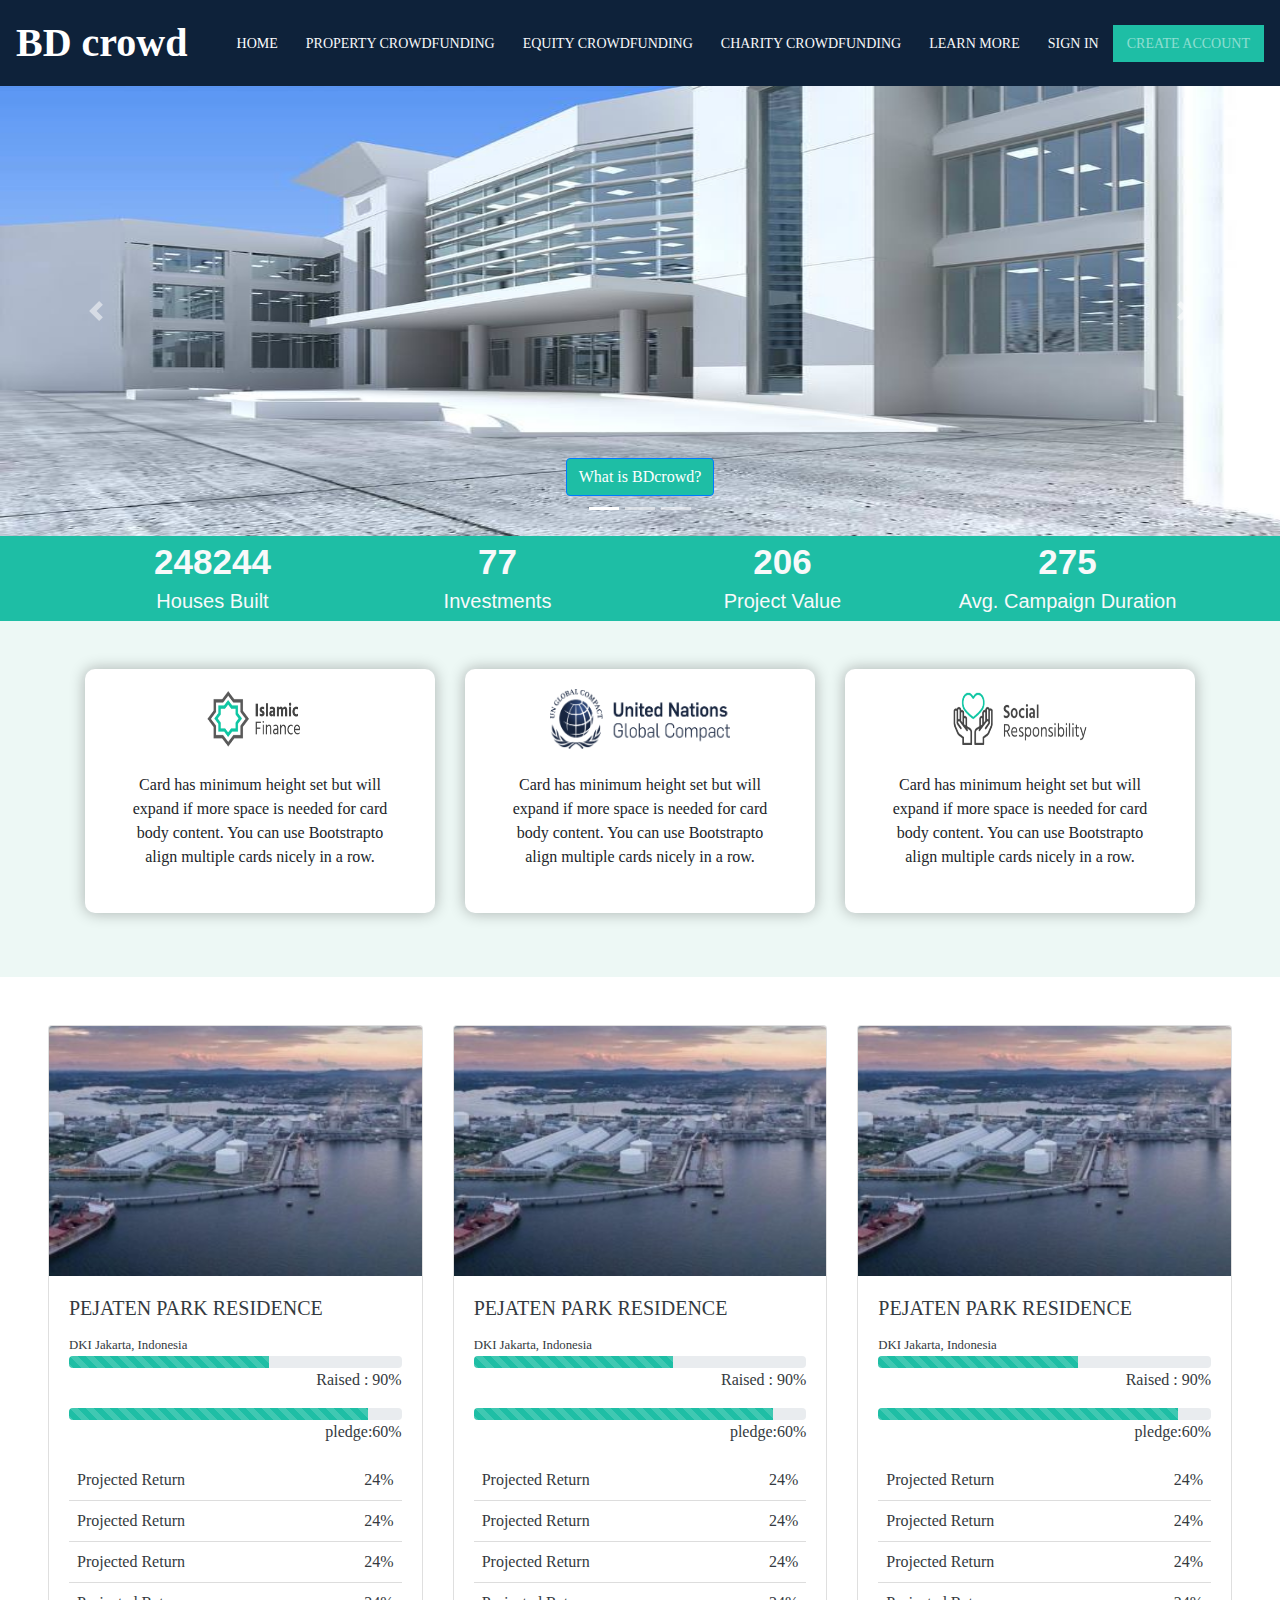
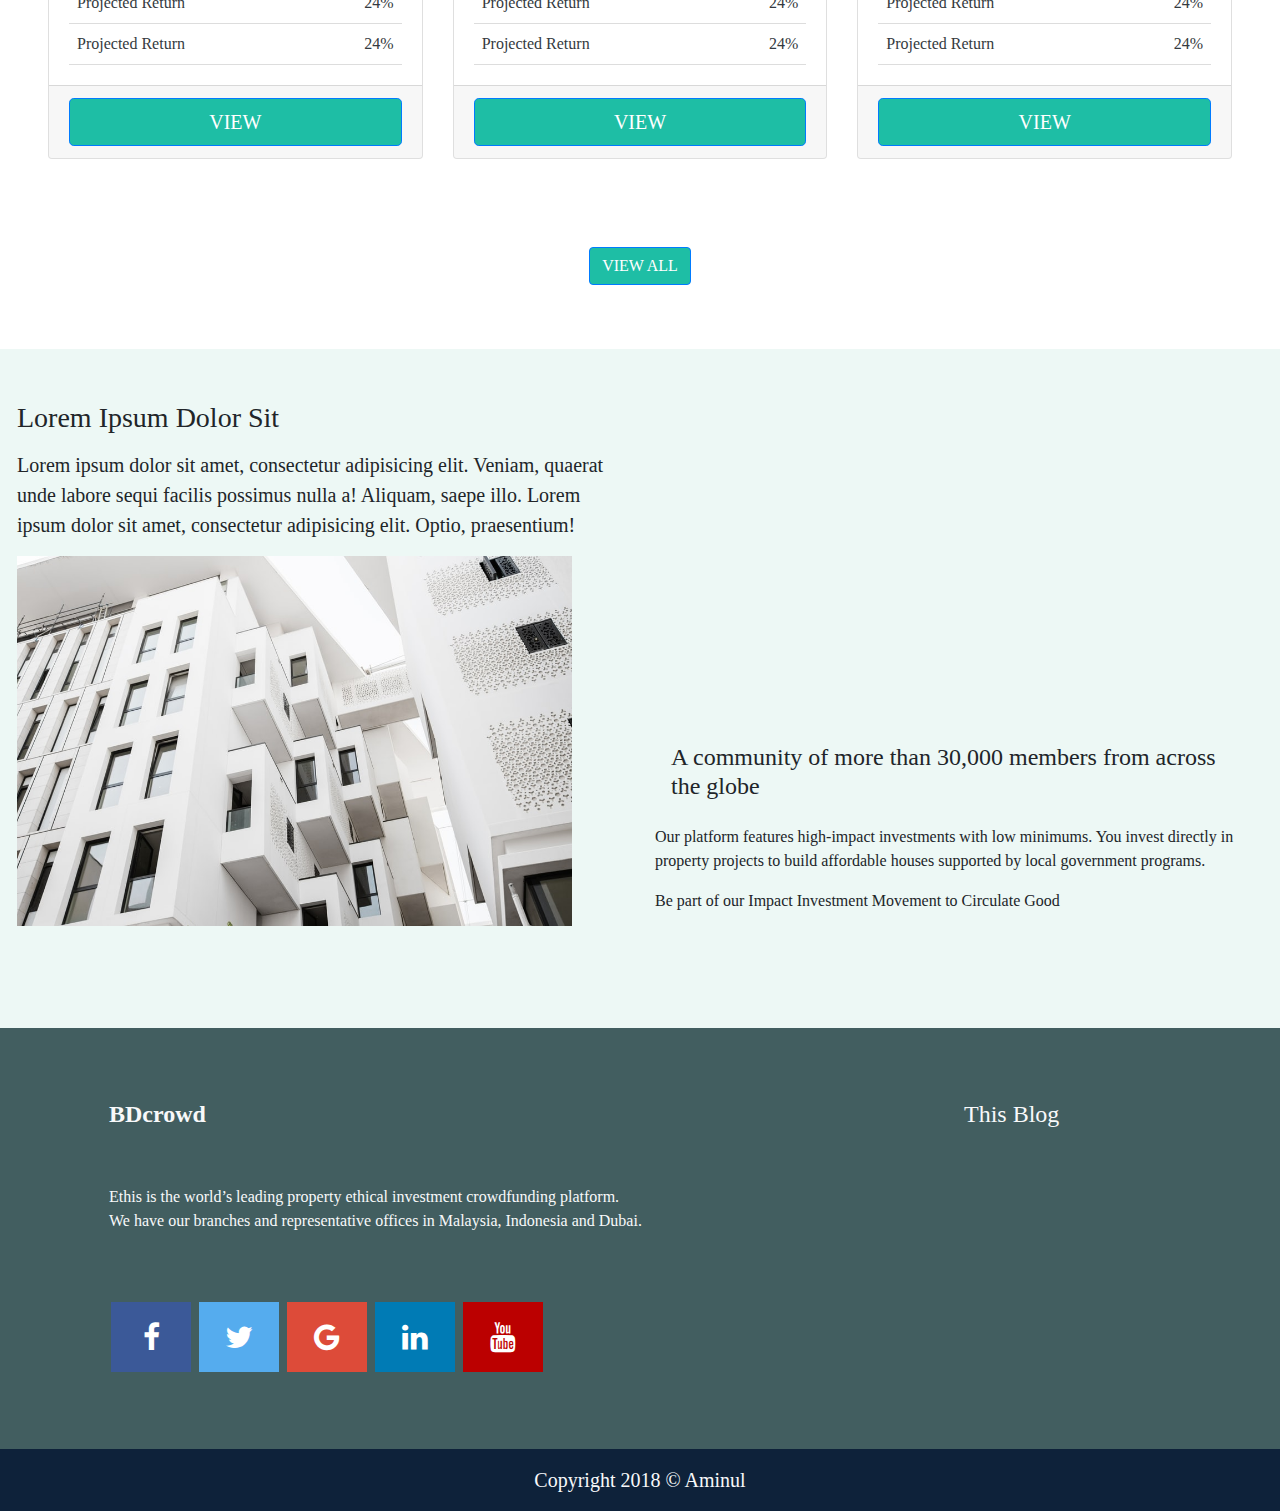
<file: index.html>
<!DOCTYPE html>
<html lang="en">

<head>
  <meta charset="UTF-8">
  <meta name="viewport" content="width=device-width, initial-scale=1.0">
  <meta http-equiv="X-UA-Compatible" content="ie=edge">
  <link rel="stylesheet" href="css/uikit.min.css">
  <link rel="stylesheet" href="css/font-awesome.min.css">
  <link rel="stylesheet" href="css/bootstrap.css">
  <link rel="stylesheet" href="css/style.css">
  <link rel="shortcut icon" type="image/x-icon" href="img/icon.png">

  <title>BDcrowd</title>
</head>

<body>
  <!-- Navigation -->
  <nav class="navbar navbar-dark navbar-expand-md"
    uk-sticky="top: 200; animation: uk-animation-slide-top; bottom: #sticky-on-scroll-up ">

    <a href="index.html" class="navbar-brand font-weight-bold">BD crowd</a>
    <button class="navbar-toggler navbar-toggler-right" data-toggle="collapse" data-target="#navbarNav">
      <span class="navbar-toggler-icon"></span>
    </button>
    <div id="navbarNav" class="collapse navbar-collapse">
      <ul class="navbar-nav ml-auto">
        <li class="nav-item active">
          <a class="nav-link" href="index.html">Home</a>
        </li>
        <li class="nav-item ">
          <a class="nav-link text-light" href="viewall.html">Property Crowdfunding</a>
        </li>
        <li class="nav-item">
          <a class="nav-link text-light" href="viewall.html">Equity Crowdfunding</a>
        </li>
        <li class="nav-item">
          <a class="nav-link text-light" href="viewall.html">Charity Crowdfunding</a>
        </li>
        <li class="nav-item">
          <a class="nav-link text-light" href="#">Learn More</a>
        </li>
        <li class="nav-item">
          <a class="nav-link text-light" href="#" data-toggle="modal" data-target="#exampleModal"
    data-whatever="@mdo" >Sign In</a>
        </li>
        <li class="nav-item ">

          <a class="nav-link btn-primary c1" href="createaccount.html">Create Account</a>
        </li>
      </ul>

    </div>
  </nav>

  <!-- Carousel Slider -->

  <section>
    <div id="carouselExampleIndicators" class="carousel slide" data-ride="carousel">
      <ol class="carousel-indicators">
        <li data-target="#carouselExampleIndicators" data-slide-to="0" class="active"></li>
        <li data-target="#carouselExampleIndicators" data-slide-to="1"></li>
        <li data-target="#carouselExampleIndicators" data-slide-to="2"></li>
      </ol>
      <div class="carousel-inner">
        <div class="carousel-item active">
          <img class="d-block w-100 h-100" src="img/s1.jpg" alt="First slide">
        <div class="carousel-caption d-none d-md-block">

         <button type="button" class="btn btn-primary c1">What is BDcrowd?</button>

        
      </div>
         
        </div>
        <div class="carousel-item">
          <img class="d-block w-100 h-100" src="img/s2.jpg" alt="Second slide">
         <div class="carousel-caption d-none d-md-block">

         <button type="button" class="btn btn-primary c1">What is BDcrowd?</button>

        
      </div>
        </div>
        <div class="carousel-item">
          <img class="d-block w-100 h-100" src="img/s3.jpg" alt="Third slide">
          <div class="carousel-caption d-none d-md-block">

         <button type="button" class="btn btn-primary c1">What is BDcrowd?</button>

        
      </div>
        </div>

      </div>

      <a class="carousel-control-prev" href="#carouselExampleIndicators" role="button" data-slide="prev">
        <span class="carousel-control-prev-icon" aria-hidden="true"></span>
        <span class="sr-only">Previous</span>
      </a>
      <a class="carousel-control-next" href="#carouselExampleIndicators" role="button" data-slide="next">
        <span class="carousel-control-next-icon" aria-hidden="true"></span>
        <span class="sr-only">Next</span>
      </a>

    </div>

  </section>




  <!-- div -->
  <section id="counter-stats" class="text-light wow fadeInRight" data-wow-duration="1.4s">
    <div class="container">
      <div class="row">

        <div class="col-lg-3 stats">
          <div class="counting" data-count="900000">200</div>
          <h5>Houses Built</h5>
        </div>

        <div class="col-lg-3 stats">
          <div class="counting" data-count="280">0+</div>
          <h5>Investments</h5>
        </div>

        <div class="col-lg-3 stats">
          <div class="counting" data-count="750">0</div>
          <h5>Project Value</h5>
        </div>

        <div class="col-lg-3 stats">
          <div class="counting" data-count="999">0</div>
          <h5>Avg. Campaign Duration</h5>
        </div>




      </div>
      <!-- end row -->
    </div>
    <!-- end container -->

  </section>

  <!-- end cont stats -->
  <!-- Home Icon -->
  <section id="home-icon" class="py-5 text-center">
    <div class="container">
      <div class="row">
        <div class="col-md-6 col-lg-4 pb-3">

          <!-- Copy the content below until next comment -->
          <div class="card card-custom bg-white border-white border-0">

            <div class="card-body" style="overflow-y: auto">
              <img class="card-img-top" src="img/card2.png" alt="Card image cap" style="height: 60px; width: 180px">

              <p class="card-text p-4">Card has minimum height set but will expand if more space is needed for card body
                content. You can use Bootstrapto align multiple cards nicely in a row.</p>
            </div>

          </div>
          <!-- Copy until here -->

        </div>

        <div class="col-md-6 col-lg-4 pb-3">

          <!-- Copy the content below until next comment -->
          <div class="card card-custom bg-white border-white border-0">

            <div class="card-body" style="overflow-y: auto">
              <img class="card-img-top" src="img/card1.png" alt="Card image cap" style="height: 60px; width: 180px">

              <p class="card-text p-4">Card has minimum height set but will expand if more space is needed for card body
                content. You can use Bootstrapto align multiple cards nicely in a row.</p>
            </div>

          </div>
          <!-- Copy until here -->

        </div>

        <div class="col-md-6 col-lg-4 pb-3">

          <!-- Copy the content below until next comment -->
          <div class="card card-custom bg-white border-white border-0">

            <div class="card-body" style="overflow-y: auto">
              <img class="card-img-top" src="img/card3.png" alt="Card image cap" style="height: 60px; width: 180px">

              <p class="card-text p-4">Card has minimum height set but will expand if more space is needed for card body
                content. You can use Bootstrapto align multiple cards nicely in a row.</p>
            </div>

          </div>
          <!-- Copy until here -->

        </div>

      </div>


    </div>
  </section>
  <!-- Home Get Started -->
  <section id="home-getstarted" class="text-dark">



    <div class="card-deck p-5">
      <div class="card">
        <img class="card-img-top" src="img/c3.jpg" alt="Card image cap" style="height: 250px">
        <div class="card-body">
          <h5 class="card-title text">PEJATEN PARK RESIDENCE</h5>
          <small>DKI Jakarta, Indonesia</small>

          <div class="progress barhight">

            <div class="progress-bar progress-bar-striped progress-bar-animated c1" role="progressbar"
              aria-valuenow="75" aria-valuemin="0" aria-valuemax="100" style="width: 60%"></div>
          </div>

          <p class="text-right">Raised : 90%</p>
          <div class="progress barhight">

            <div class="progress-bar progress-bar-striped progress-bar-animated c1" role="progressbar"
              aria-valuenow="75" aria-valuemin="0" aria-valuemax="100" style="width: 90%"></div>
          </div>
          <p class="text-right">pledge:60%</p>

          <table width="100%">
            <tr>
              <td>Projected Return</td>
              <td class="text-right">24%</td>
            </tr>
            <tr>
              <td>Projected Return</td>
              <td class="text-right">24%</td>
            </tr>
            <tr>
              <td>Projected Return</td>
              <td class="text-right">24%</td>
            </tr>
            <tr>
              <td>Projected Return</td>
              <td class="text-right">24%</td>
            </tr>
            <tr>
              <td>Projected Return</td>
              <td class="text-right">24%</td>
            </tr>

          </table>
        </div>
        <div class="card-footer">
          <a href="invest.html" class="btn btn-primary btn-lg btn-block c1">VIEW</a>
        </div>
      </div>
      <div class="card">
        <img class="card-img-top" src="img/c3.jpg" alt="Card image cap" style="height: 250px">
        <div class="card-body">
          <h5 class="card-title text">PEJATEN PARK RESIDENCE</h5>
          <small>DKI Jakarta, Indonesia</small>

          <div class="progress barhight">

            <div class="progress-bar progress-bar-striped progress-bar-animated c1" role="progressbar"
              aria-valuenow="75" aria-valuemin="0" aria-valuemax="100" style="width: 60%"></div>
          </div>

          <p class="text-right">Raised : 90%</p>
          <div class="progress barhight">

            <div class="progress-bar progress-bar-striped progress-bar-animated c1" role="progressbar"
              aria-valuenow="75" aria-valuemin="0" aria-valuemax="100" style="width: 90%"></div>
          </div>
          <p class="text-right">pledge:60%</p>

          <table width="100%">
            <tr>
              <td>Projected Return</td>
              <td class="text-right">24%</td>
            </tr>
            <tr>
              <td>Projected Return</td>
              <td class="text-right">24%</td>
            </tr>
            <tr>
              <td>Projected Return</td>
              <td class="text-right">24%</td>
            </tr>
            <tr>
              <td>Projected Return</td>
              <td class="text-right">24%</td>
            </tr>
            <tr>
              <td>Projected Return</td>
              <td class="text-right">24%</td>
            </tr>

          </table>
        </div>
        <div class="card-footer">
          <a href="invest.html" class="btn btn-primary btn-lg btn-block c1">VIEW</a>
        </div>
      </div>
      <div class="card">
        <img class="card-img-top" src="img/c3.jpg" alt="Card image cap" style="height: 250px">
        <div class="card-body">
          <h5 class="card-title text">PEJATEN PARK RESIDENCE</h5>
          <small>DKI Jakarta, Indonesia</small>

          <div class="progress barhight">

            <div class="progress-bar progress-bar-striped progress-bar-animated c1" role="progressbar"
              aria-valuenow="75" aria-valuemin="0" aria-valuemax="100" style="width: 60%"></div>
          </div>

          <p class="text-right">Raised : 90%</p>
          <div class="progress barhight">

            <div class="progress-bar progress-bar-striped progress-bar-animated c1" role="progressbar"
              aria-valuenow="75" aria-valuemin="0" aria-valuemax="100" style="width: 90%"></div>
          </div>
          <p class="text-right">pledge:60%</p>

          <table width="100%">
            <tr>
              <td>Projected Return</td>
              <td class="text-right">24%</td>
            </tr>
            <tr>
              <td>Projected Return</td>
              <td class="text-right">24%</td>
            </tr>
            <tr>
              <td>Projected Return</td>
              <td class="text-right">24%</td>
            </tr>
            <tr>
              <td>Projected Return</td>
              <td class="text-right">24%</td>
            </tr>
            <tr>
              <td>Projected Return</td>
              <td class="text-right">24%</td>
            </tr>

          </table>
        </div>
        <div class="card-footer">
          <a href="invest.html" class="btn btn-primary btn-lg btn-block c1">VIEW</a>
        </div>
      </div>
    </div>


    <div class="container py-4">


      <div class=" p-3 mb-4">

        <div class="text-center">
          <a href="viewall.html" class="btn btn-primary  c1">VIEW ALL</a>
        </div>

      </div>

    </div>

  </section>
  <!-- Home Info -->
  <section id="home-info">

    <div class="row p-3">
      <div class="col-md-6 p-3">
        <h3>Lorem Ipsum Dolor Sit</h3>
        <p class="lead my-3">Lorem ipsum dolor sit amet, consectetur adipisicing elit. Veniam, quaerat unde labore sequi
          facilis possimus nulla a! Aliquam, saepe illo. Lorem ipsum dolor sit amet, consectetur adipisicing elit.
          Optio, praesentium!</p>
        <img class="justify-content-center" src="img/s2.jpg" alt="Card image cap" style="height: 370px;">
      </div>
      <div class="col-md-6">
        <div class="embed-responsive embed-responsive-16by9">
          <iframe width="560" height="315" src="https://www.youtube.com/embed/VrfYzCE6p1M" frameborder="0"
            allow="accelerometer; autoplay; clipboard-write; encrypted-media; gyroscope; picture-in-picture"
            allowfullscreen></iframe>
        </div>
        <h4 class="p-3">A community of more than 30,000 members from across the globe</h4>
        <p>Our platform features high-impact investments with low minimums. You invest directly in property projects to
          build affordable houses supported by local government programs.</p>
        <p> Be part of our Impact Investment Movement to Circulate Good</p>
      </div>

    </div>



  </section>
  <!-- Home Video -->

  <!-- Newletter -->
  <section id="newsletter" class="py-5  text-light">
    <div class="container">
      <div class="row">
        <div class="col-md-9">
          <h4 class=" font-weight-bold p-4">BDcrowd</h4>
          <p class="p-4">Ethis is the world’s leading property ethical investment crowdfunding platform.<br> We have our
            branches and representative offices in Malaysia, Indonesia and Dubai.</p>
          <div class="social p-4">
            <a href="#" class="fa fa-facebook  "></a>
            <a href="#" class="fa fa-twitter "></a>
            <a href="#" class="fa fa-google "></a>
            <a href="#" class="fa fa-linkedin "></a>
            <a href="#" class="fa fa-youtube "></a>
          </div>
        </div>
        <div class="col-md-3">
          <h4 class=" p-4">This Blog</h4>
        </div>
      </div>
    </div>
  </section>
  <!-- Footer -->
  <footer id="copyright" class="py-3 text-light text-center">
    <div class="container">
      <div class="row">
        <div class="col">
          <p class="lead mb-0">Copyright 2018 © Aminul</p>
        </div>
      </div>
    </div>
  </footer>


  <!-- model -->

  
  <div class="modal fade" id="exampleModal" tabindex="-1" role="dialog" aria-labelledby="exampleModalLabel"
    aria-hidden="true">
    <div class="modal-dialog" role="document">
      <div class="modal-content">
        <div class="modal-header">
          <h5 class="modal-title" id="exampleModalLabel">Login BD Crowd</h5>
          <button type="button" class="close" data-dismiss="modal" aria-label="Close">
            <span aria-hidden="true">&times;</span>
          </button>
        </div>
        <div class="modal-body">
          <form>
            <div class="form-group">
              <label for="recipient-name" class="col-form-label">Email:</label>
              <input type="text" class="form-control" id="recipient-name">
            </div>
             <div class="form-group">
              <label for="recipient-name" class="col-form-label">Password:</label>
              <input type="text" class="form-control" id="recipient-name">
            </div>
          </form>
        </div>
        <div class="modal-footer">
          <button type="button" class="btn btn-secondary" data-dismiss="modal">Close</button>
          <button type="button" class="btn btn-primary c1">Login</button>
        </div>
      </div>
    </div>
  </div>





  <script src="js/jquery.min.js"></script>
  <script src="js/popper.min.js"></script>
  <script src="js/bootstrap.min.js"></script>
  <script src="js/uikit.min.js"></script>
  <script src="js/uikit-icons.min.js"></script>
  <script src="js/main.js"></script>
  <script type="text/javascript">
    // number count for stats, using jQuery animate

    $('.counting').each(function () {
      var $this = $(this),
        countTo = $this.attr('data-count');

      $({ countNum: $this.text() }).animate({
        countNum: countTo
      },


        {

          duration: 3000,
          easing: 'linear',
          step: function () {
            $this.text(Math.floor(this.countNum));
          },
          complete: function () {
            $this.text(this.countNum);
            //alert('finished');
          }

        });


    });


  </script>
</body>

</html>
</file>
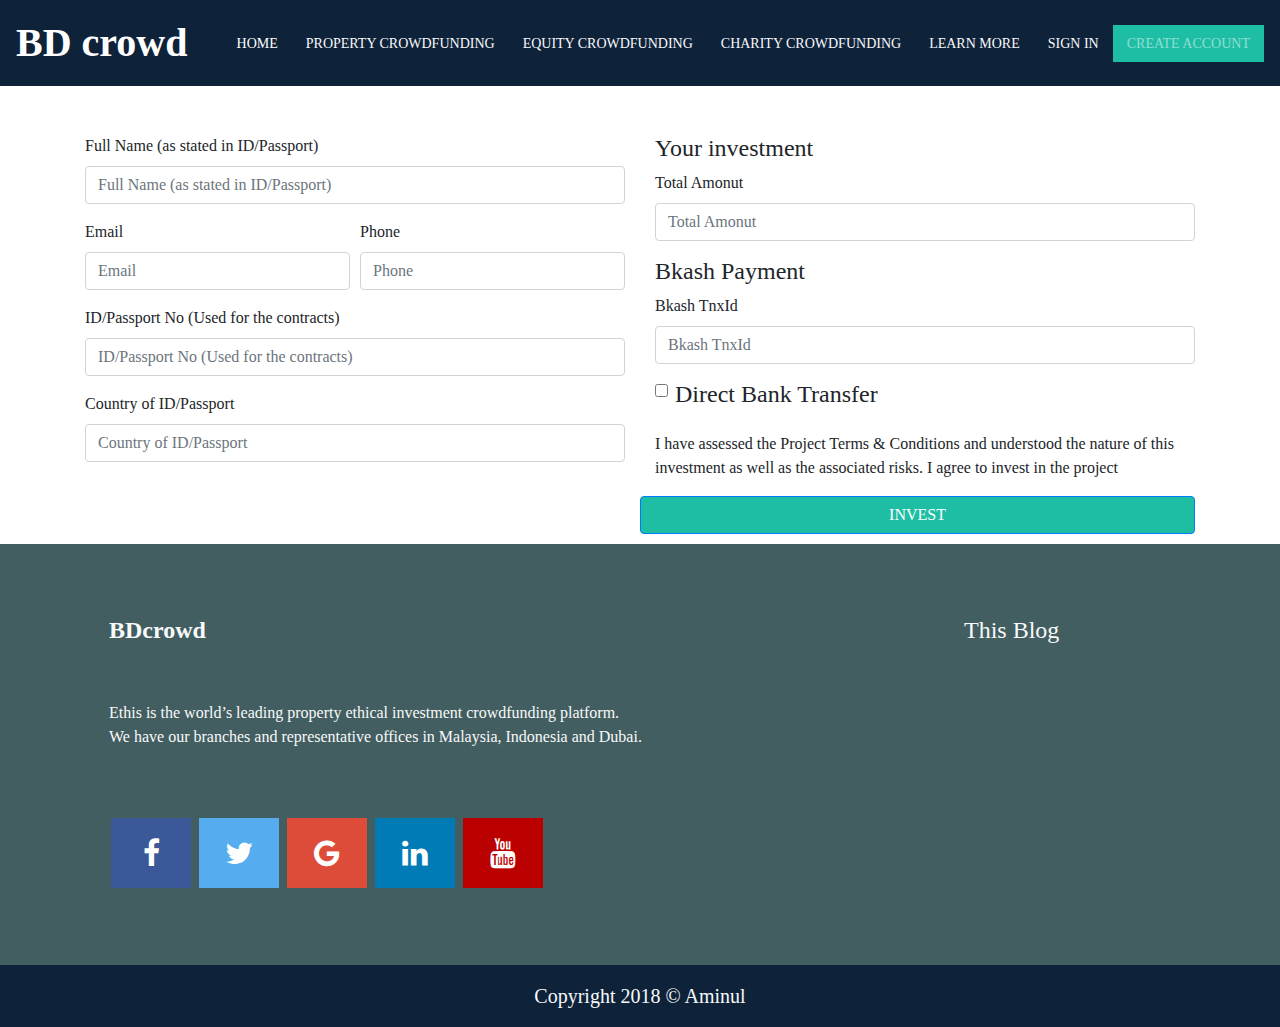
<file: applyform.html>
<!DOCTYPE html>
<html lang="en">
<head>
  <meta charset="UTF-8">
  <meta name="viewport" content="width=device-width, initial-scale=1.0">
  <meta http-equiv="X-UA-Compatible" content="ie=edge">
  <link rel="stylesheet" href="css/uikit.min.css">
  <link rel="stylesheet" href="css/slick.css">
  <link rel="stylesheet" href="css/slick-theme.css">
  <link rel="stylesheet" href="css/font-awesome.min.css">
  <link rel="stylesheet" href="css/bootstrap.css">
  <link rel="stylesheet" href="css/style.css">
  <link rel="shortcut icon" type="image/x-icon" href="img/icon.png">
  <title>Crowdfunding</title>
</head>
<body>
 <!-- Navigation -->
 <!-- Navigation -->
 <!-- Navigation -->
 <nav class="navbar navbar-dark navbar-expand-md" uk-sticky="top: 200; animation: uk-animation-slide-top; bottom: #sticky-on-scroll-up ">
   
     <a href="index.html" class="navbar-brand font-weight-bold">BD crowd</a>
     <button class="navbar-toggler navbar-toggler-right" data-toggle="collapse" data-target="#navbarNav">
       <span class="navbar-toggler-icon"></span>
     </button>
     <div id="navbarNav" class="collapse navbar-collapse">
       <ul class="navbar-nav ml-auto">
         <li class="nav-item active">
           <a class="nav-link" href="index.html">Home</a>
         </li>
         <li class="nav-item ">
           <a class="nav-link text-light" href="viewall.html">Property Crowdfunding</a>
         </li>
         <li class="nav-item">
           <a class="nav-link text-light" href="viewall.html">Equity Crowdfunding</a>
         </li>
         <li class="nav-item">
           <a class="nav-link text-light" href="viewall.html">Charity Crowdfunding</a>
         </li>
         <li class="nav-item">
           <a class="nav-link text-light" href="#">Learn More</a>
         </li>
        <li class="nav-item">
          <a class="nav-link text-light" href="#" data-toggle="modal" data-target="#exampleModal"
    data-whatever="@mdo" >Sign In</a>
        </li>
         <li class="nav-item ">

           <a class="nav-link btn-primary c1" href="createaccount.html">Create Account</a>
         </li>
       </ul>
      
    </div>
  </nav>


  
<div class="apply">
  
 <div class="container"> 
  <form class="py-5">
  <div class="row">
      <div class="col-md-6">
  <div class="form-group">
    <label for="inputAddress">Full Name (as stated in ID/Passport) </label>
    <input type="text" class="form-control" id="inputAddress" placeholder="Full Name (as stated in ID/Passport) ">
  </div>
  <div class="form-row">
    <div class="form-group col-md-6">
      <label for="inputEmail4">Email</label>
      <input type="email" class="form-control" id="inputEmail4" placeholder="Email">
    </div>
    <div class="form-group col-md-6">
      <label for="inputPassword4">Phone</label>
      <input type="number" class="form-control" id="inputPhone4" placeholder="Phone">
    </div>
  </div>
  
  <div class="form-group">
    <label for="inputAddress2">ID/Passport No (Used for the contracts)</label>
    <input type="text" class="form-control" id="inputAddress2" placeholder="ID/Passport No (Used for the contracts)">
  </div>
  <div class="form-group">
    <label for="inputAddress2">Country of ID/Passport</label>
    <input type="text" class="form-control" id="inputAddress2" placeholder="Country of ID/Passport">
  </div>
  
  
   </div>

      <div class="col-md-6">
        <h4>Your investment</h4>
         <div class="form-group">
    <label for="inputAddress2">Total Amonut</label>
    <input type="text" class="form-control" id="inputAddress2" placeholder="Total Amonut">
  </div>

  <h4>Bkash Payment</h4>
         <div class="form-group">
    <label for="inputAddress2">Bkash TnxId</label>
    <input type="text" class="form-control" id="inputAddress2" placeholder="Bkash TnxId">
  </div>
   <div class="form-group">
    <div class="form-check">
      <input class="form-check-input " type="checkbox" id="gridCheck">
      <label class="form-check-label " for="gridCheck">
       <h4> Direct Bank Transfer</h4>
      </label>
    </div>
  </div>
  <p>I have assessed the Project Terms & Conditions and understood the nature of this investment as well as the associated risks. I agree to invest in the project</p>
      </div>
  </div>
  
        <button type="submit" class="btn btn-primary  w50 pull-right c1">INVEST</button>

</form>
 </div>  
</div>


  <!-- Newletter -->
  <section id="newsletter" class="py-5  text-light">
    <div class="container">
      <div class="row">
        <div class="col-md-9">
          <h4  class=" font-weight-bold p-4">BDcrowd</h4>
          <p class="p-4">Ethis is the world’s leading property ethical investment crowdfunding platform.<br> We have our branches and representative offices in Malaysia, Indonesia and Dubai.</p>
          <div class="social p-4">
            <a href="#" class="fa fa-facebook  fasocial"></a>
            <a href="#" class="fa fa-twitter fasocial"></a>
            <a href="#" class="fa fa-google fasocial"></a>
            <a href="#" class="fa fa-linkedin fasocial"></a>
            <a href="#" class="fa fa-youtube fasocial"></a>
          </div>
        </div>
        <div class="col-md-3">
          <h4  class=" p-4">This Blog</h4>
        </div>
      </div>
    </div>
  </section>
  <!-- Footer -->
  <footer id="copyright" class="py-3 text-light text-center">
    <div class="container">
      <div class="row">
        <div class="col">
          <p class="lead mb-0">Copyright 2018 © Aminul</p>
        </div>
      </div>
    </div>
  </footer>

  <!-- model -->

  
  <div class="modal fade" id="exampleModal" tabindex="-1" role="dialog" aria-labelledby="exampleModalLabel"
    aria-hidden="true">
    <div class="modal-dialog" role="document">
      <div class="modal-content">
        <div class="modal-header">
          <h5 class="modal-title" id="exampleModalLabel">Login BD Crowd</h5>
          <button type="button" class="close" data-dismiss="modal" aria-label="Close">
            <span aria-hidden="true">&times;</span>
          </button>
        </div>
        <div class="modal-body">
          <form>
            <div class="form-group">
              <label for="recipient-name" class="col-form-label">Email:</label>
              <input type="text" class="form-control" id="recipient-name">
            </div>
             <div class="form-group">
              <label for="recipient-name" class="col-form-label">Password:</label>
              <input type="text" class="form-control" id="recipient-name">
            </div>
          </form>
        </div>
        <div class="modal-footer">
          <button type="button" class="btn btn-secondary" data-dismiss="modal">Close</button>
          <button type="button" class="btn btn-primary c1">Login</button>
        </div>
      </div>
    </div>
  </div>

  <script src="js/jquery.min.js"></script>
  <script src="js/popper.min.js"></script>
  <script src="js/bootstrap.min.js"></script>
  <script src="js/uikit.min.js"></script>
  <script src="js/uikit-icons.min.js"></script>
  <script src="js/slick.js"></script>
  <script src="js/main.js"></script>
</body>
</html>
</file>
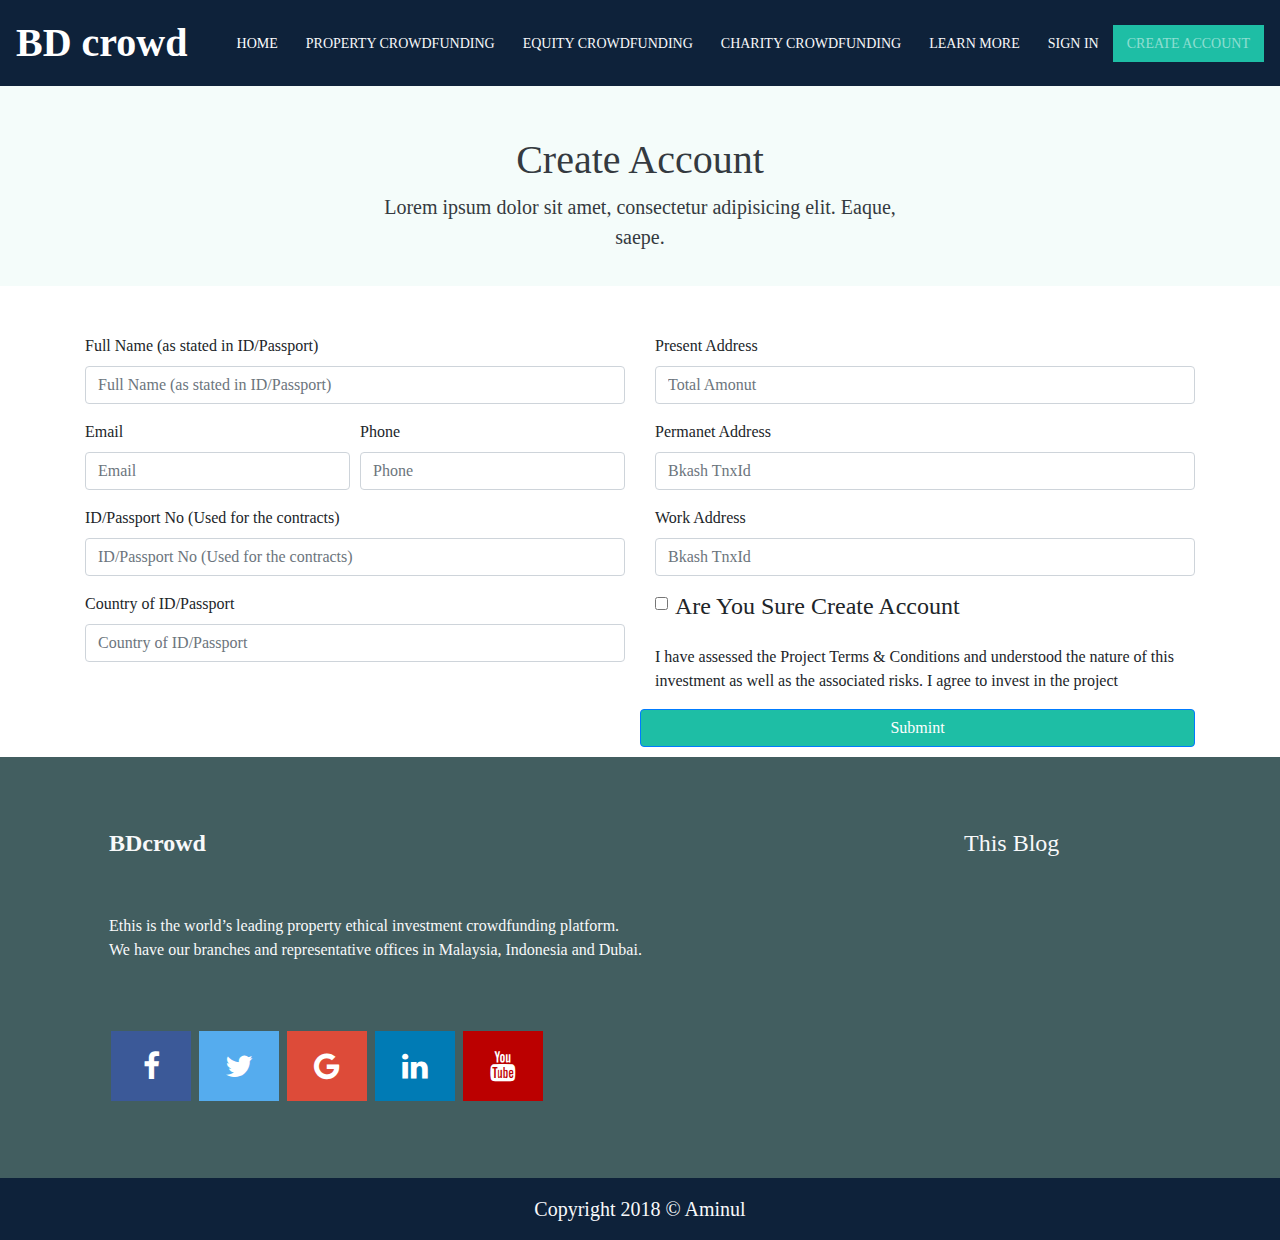
<file: createaccount.html>
<!DOCTYPE html>
<html lang="en">
<head>
  <meta charset="UTF-8">
  <meta name="viewport" content="width=device-width, initial-scale=1.0">
  <meta http-equiv="X-UA-Compatible" content="ie=edge">
  <link rel="stylesheet" href="css/uikit.min.css">
  <link rel="stylesheet" href="css/slick.css">
  <link rel="stylesheet" href="css/slick-theme.css">
  <link rel="stylesheet" href="css/font-awesome.min.css">
  <link rel="stylesheet" href="css/bootstrap.css">
  <link rel="stylesheet" href="css/style.css">
  <link rel="shortcut icon" type="image/x-icon" href="img/icon.png">
  <title>Crowdfunding</title>
</head>
<body>
 <!-- Navigation -->
 <!-- Navigation -->
 <!-- Navigation -->
 <nav class="navbar navbar-dark navbar-expand-md" uk-sticky="top: 200; animation: uk-animation-slide-top; bottom: #sticky-on-scroll-up ">
   
     <a href="index.html" class="navbar-brand font-weight-bold">BD crowd</a>
     <button class="navbar-toggler navbar-toggler-right" data-toggle="collapse" data-target="#navbarNav">
       <span class="navbar-toggler-icon"></span>
     </button>
     <div id="navbarNav" class="collapse navbar-collapse">
       <ul class="navbar-nav ml-auto">
         <li class="nav-item active">
           <a class="nav-link" href="index.html">Home</a>
         </li>
         <li class="nav-item ">
           <a class="nav-link text-light" href="viewall.html">Property Crowdfunding</a>
         </li>
         <li class="nav-item">
           <a class="nav-link text-light" href="viewall.html">Equity Crowdfunding</a>
         </li>
         <li class="nav-item">
           <a class="nav-link text-light" href="viewall.html">Charity Crowdfunding</a>
         </li>
         <li class="nav-item">
           <a class="nav-link text-light" href="#">Learn More</a>
         </li>
        <li class="nav-item">
          <a class="nav-link text-light" href="#" data-toggle="modal" data-target="#exampleModal"
    data-whatever="@mdo" >Sign In</a>
        </li>
         <li class="nav-item ">

           <a class="nav-link btn-primary c1" href="createaccount.html">Create Account</a>
         </li>
       </ul>
      
    </div>
  </nav>

 <header id="page-header">
    <div class="container">
      <div class="row">
        <div class="col-md-6 m-auto text-center text-dark">
          <h1>Create Account</h1>
          <p class="lead">Lorem ipsum dolor sit amet, consectetur adipisicing elit. Eaque, saepe.</p>
        </div>
      </div>
    </div>
  </header>

  
<div class="apply">
  
 <div class="container"> 
  <form class="py-5">
  <div class="row">
      <div class="col-md-6">
  <div class="form-group">
    <label for="inputAddress">Full Name (as stated in ID/Passport) </label>
    <input type="text" class="form-control" id="inputAddress" placeholder="Full Name (as stated in ID/Passport) ">
  </div>
  <div class="form-row">
    <div class="form-group col-md-6">
      <label for="inputEmail4">Email</label>
      <input type="email" class="form-control" id="inputEmail4" placeholder="Email">
    </div>
    <div class="form-group col-md-6">
      <label for="inputPassword4">Phone</label>
      <input type="number" class="form-control" id="inputPhone4" placeholder="Phone">
    </div>
  </div>
  
  <div class="form-group">
    <label for="inputAddress2">ID/Passport No (Used for the contracts)</label>
    <input type="text" class="form-control" id="inputAddress2" placeholder="ID/Passport No (Used for the contracts)">
  </div>
  <div class="form-group">
    <label for="inputAddress2">Country of ID/Passport</label>
    <input type="text" class="form-control" id="inputAddress2" placeholder="Country of ID/Passport">
  </div>
  
  
   </div>

      <div class="col-md-6">
         <div class="form-group">
    <label for="inputAddress2">Present Address</label>
    <input type="text" class="form-control" id="inputAddress2" placeholder="Total Amonut">
  </div>

         <div class="form-group">
    <label for="inputAddress2">Permanet Address</label>
    <input type="text" class="form-control" id="inputAddress2" placeholder="Bkash TnxId">
  </div>
   <div class="form-group">
    <label for="inputAddress2">Work Address</label>
    <input type="text" class="form-control" id="inputAddress2" placeholder="Bkash TnxId">
  </div>
   <div class="form-group">
    <div class="form-check">
      <input class="form-check-input " type="checkbox" id="gridCheck">
      <label class="form-check-label " for="gridCheck">
       <h4> Are You Sure Create Account</h4>
      </label>
    </div>
  </div>
  <p>I have assessed the Project Terms & Conditions and understood the nature of this investment as well as the associated risks. I agree to invest in the project</p>
      </div>
  </div>
  
        <button type="submit" class="btn btn-primary  w50 pull-right c1">Submint</button>

</form>
 </div>  
</div>


  <!-- Newletter -->
  <section id="newsletter" class="py-5  text-light">
    <div class="container">
      <div class="row">
        <div class="col-md-9">
          <h4  class=" font-weight-bold p-4">BDcrowd</h4>
          <p class="p-4">Ethis is the world’s leading property ethical investment crowdfunding platform.<br> We have our branches and representative offices in Malaysia, Indonesia and Dubai.</p>
          <div class="social p-4">
            <a href="#" class="fa fa-facebook  fasocial"></a>
            <a href="#" class="fa fa-twitter fasocial"></a>
            <a href="#" class="fa fa-google fasocial"></a>
            <a href="#" class="fa fa-linkedin fasocial"></a>
            <a href="#" class="fa fa-youtube fasocial"></a>
          </div>
        </div>
        <div class="col-md-3">
          <h4  class=" p-4">This Blog</h4>
        </div>
      </div>
    </div>
  </section>
  <!-- Footer -->
  <footer id="copyright" class="py-3 text-light text-center">
    <div class="container">
      <div class="row">
        <div class="col">
          <p class="lead mb-0">Copyright 2018 © Aminul</p>
        </div>
      </div>
    </div>
  </footer>

  <!-- model -->

  
  <div class="modal fade" id="exampleModal" tabindex="-1" role="dialog" aria-labelledby="exampleModalLabel"
    aria-hidden="true">
    <div class="modal-dialog" role="document">
      <div class="modal-content">
        <div class="modal-header">
          <h5 class="modal-title" id="exampleModalLabel">Login BD Crowd</h5>
          <button type="button" class="close" data-dismiss="modal" aria-label="Close">
            <span aria-hidden="true">&times;</span>
          </button>
        </div>
        <div class="modal-body">
          <form>
            <div class="form-group">
              <label for="recipient-name" class="col-form-label">Email:</label>
              <input type="text" class="form-control" id="recipient-name">
            </div>
             <div class="form-group">
              <label for="recipient-name" class="col-form-label">Password:</label>
              <input type="text" class="form-control" id="recipient-name">
            </div>
          </form>
        </div>
        <div class="modal-footer">
          <button type="button" class="btn btn-secondary" data-dismiss="modal">Close</button>
          <button type="button" class="btn btn-primary c1">Login</button>
        </div>
      </div>
    </div>
  </div>

  <script src="js/jquery.min.js"></script>
  <script src="js/popper.min.js"></script>
  <script src="js/bootstrap.min.js"></script>
  <script src="js/uikit.min.js"></script>
  <script src="js/uikit-icons.min.js"></script>
  <script src="js/slick.js"></script>
  <script src="js/main.js"></script>
</body>
</html>
</file>
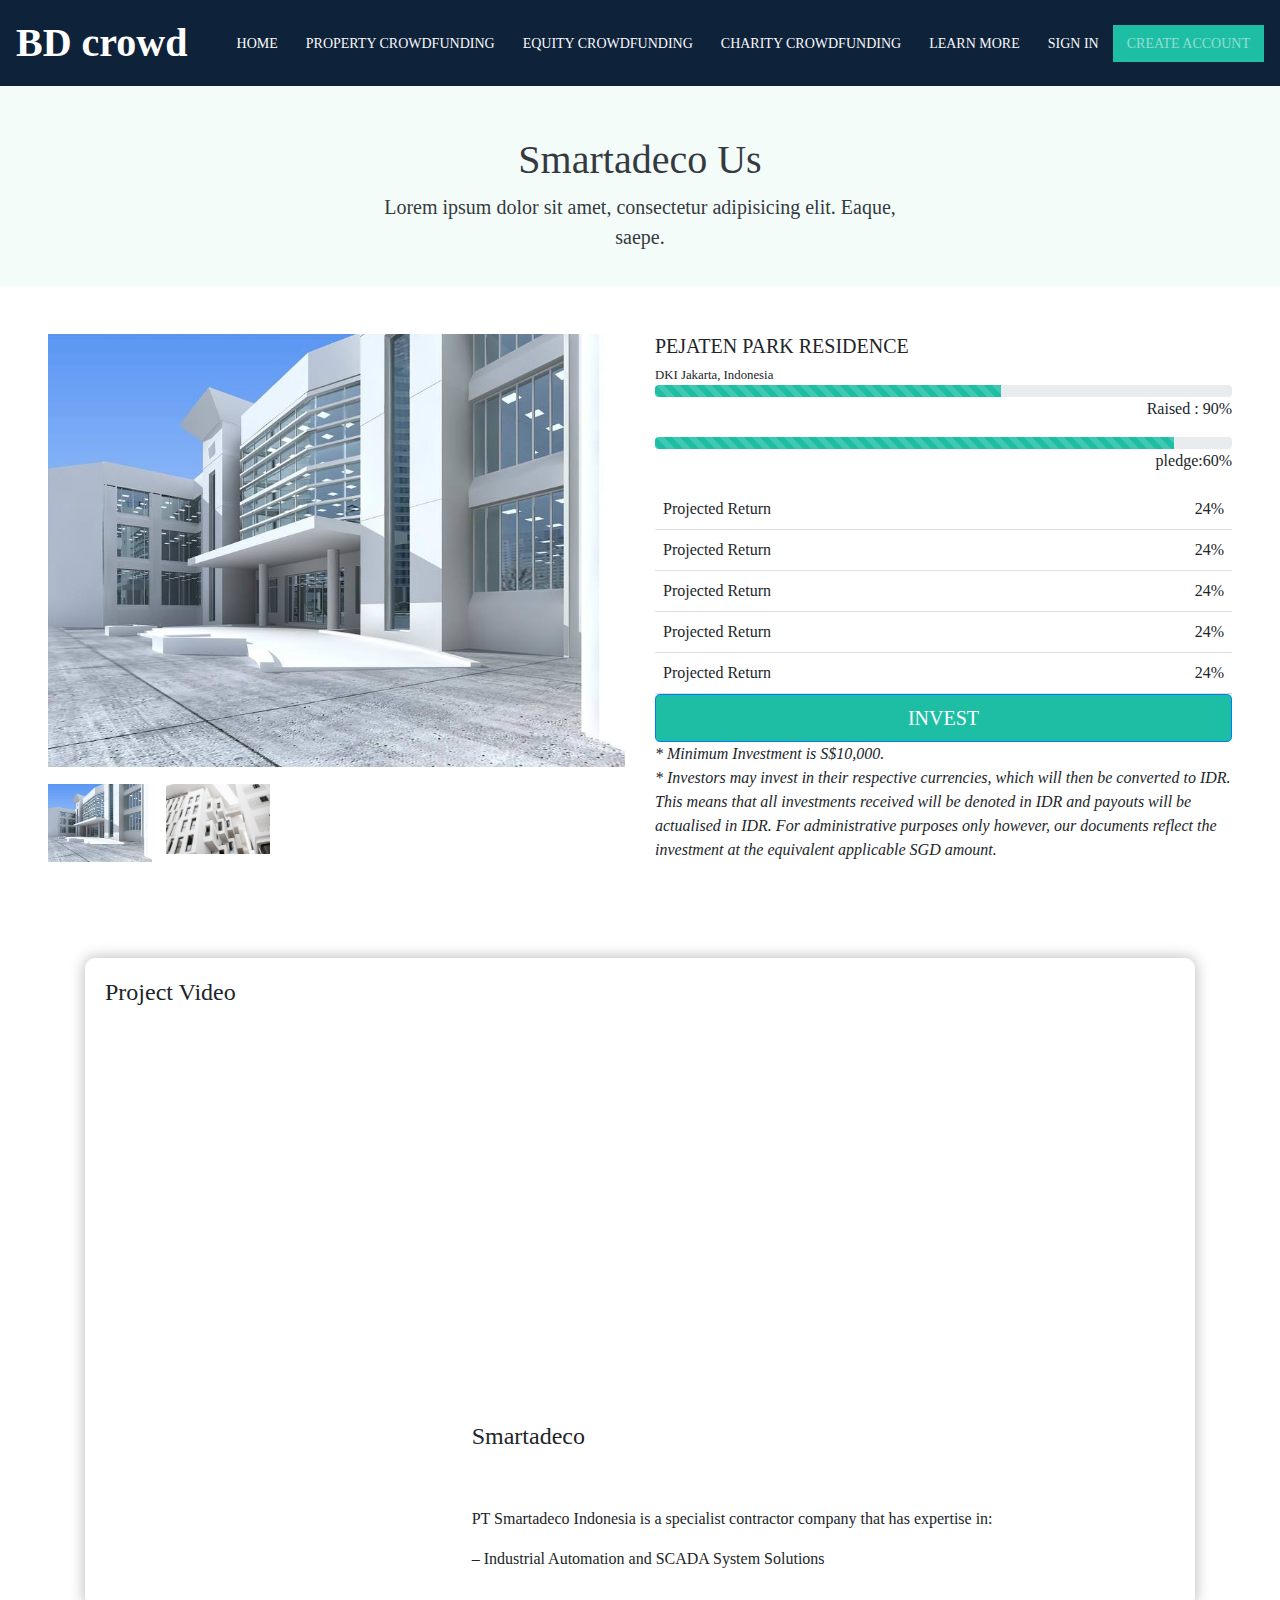
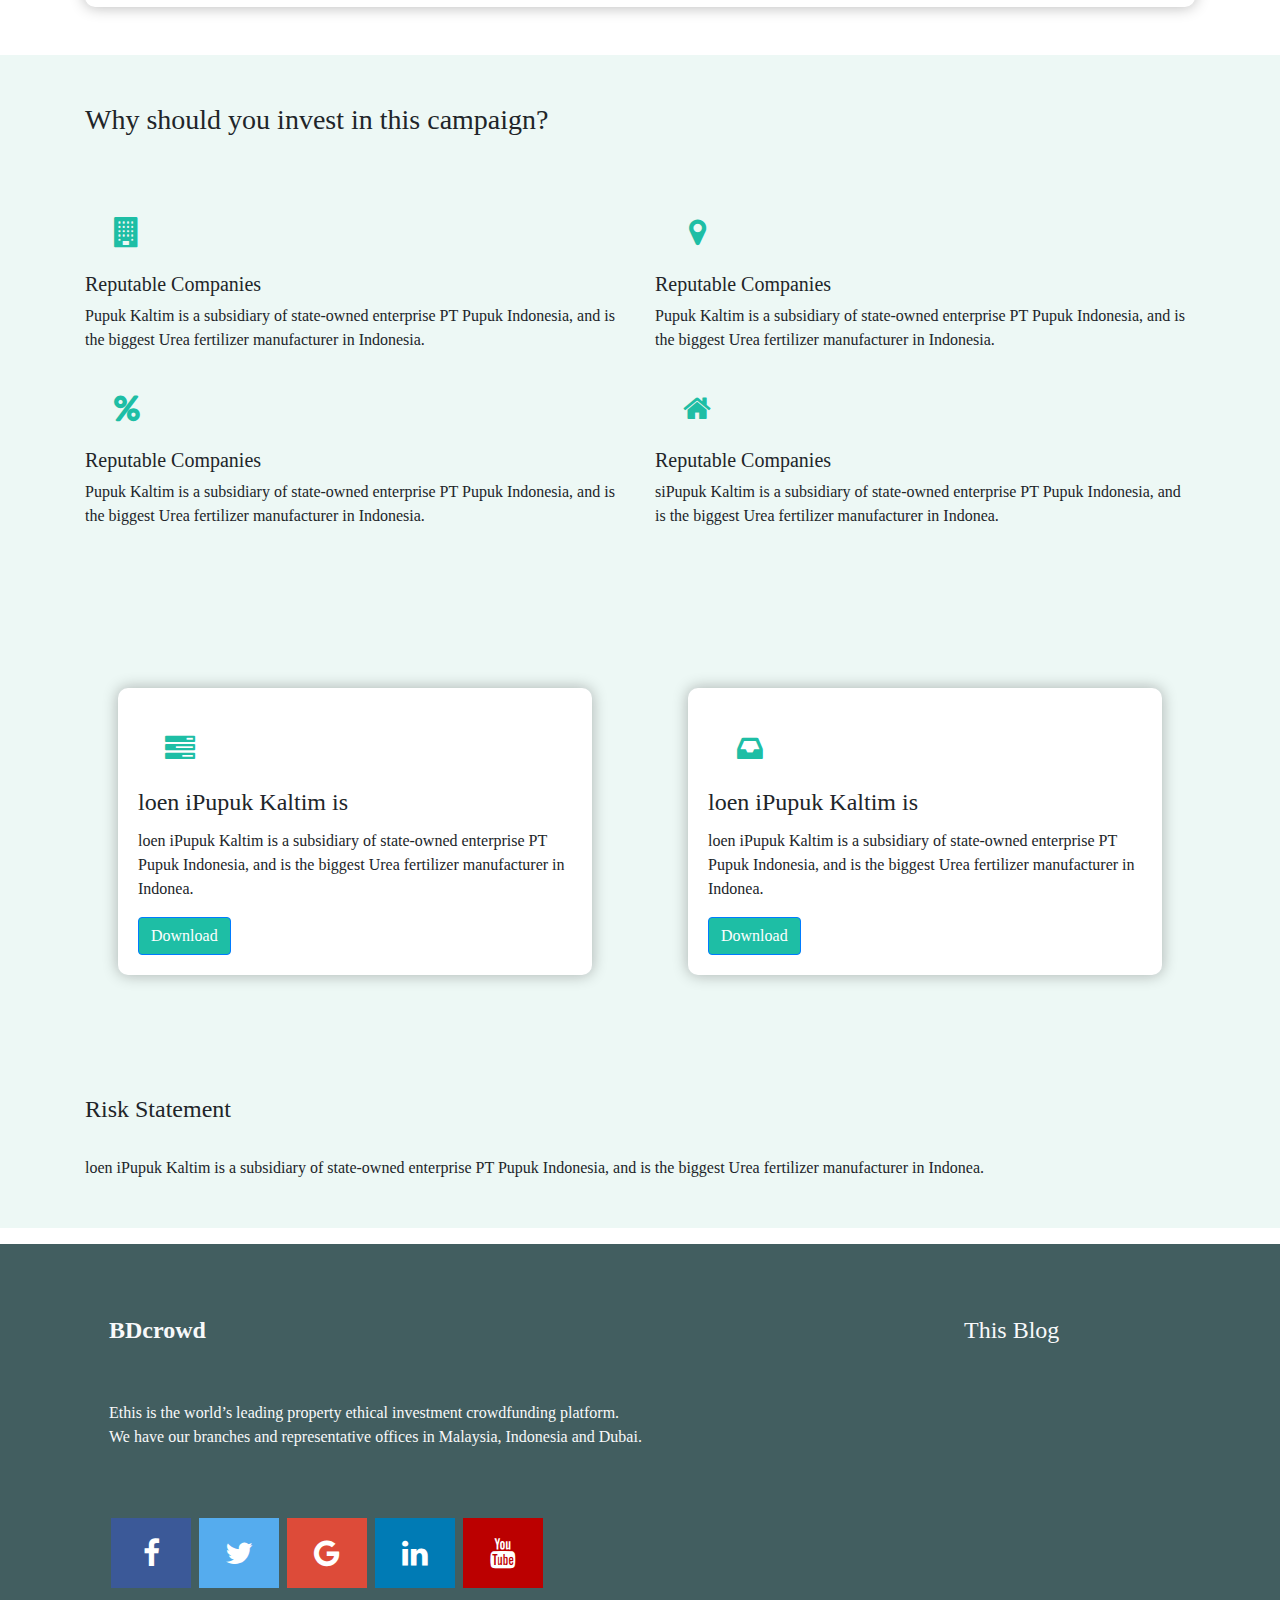
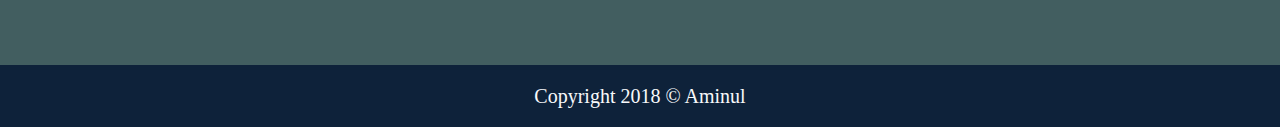
<file: invest.html>
<!DOCTYPE html>
<html lang="en">
<head>
  <meta charset="UTF-8">
  <meta name="viewport" content="width=device-width, initial-scale=1.0">
  <meta http-equiv="X-UA-Compatible" content="ie=edge">
  <link rel="stylesheet" href="css/uikit.min.css">
  <link rel="stylesheet" href="css/slick.css">
  <link rel="stylesheet" href="css/slick-theme.css">
  <link rel="stylesheet" href="css/font-awesome.min.css">
  <link rel="stylesheet" href="css/bootstrap.css">
  <link rel="stylesheet" href="css/style.css">
  <link rel="shortcut icon" type="image/x-icon" href="img/icon.png">
  <title>Crowdfunding</title>
</head>
<body>
 <!-- Navigation -->
 <!-- Navigation -->
 <!-- Navigation -->
 <nav class="navbar navbar-dark navbar-expand-md" uk-sticky="top: 200; animation: uk-animation-slide-top; bottom: #sticky-on-scroll-up ">
   
     <a href="index.html" class="navbar-brand font-weight-bold">BD crowd</a>
     <button class="navbar-toggler navbar-toggler-right" data-toggle="collapse" data-target="#navbarNav">
       <span class="navbar-toggler-icon"></span>
     </button>
     <div id="navbarNav" class="collapse navbar-collapse">
       <ul class="navbar-nav ml-auto">
         <li class="nav-item active">
           <a class="nav-link" href="index.html">Home</a>
         </li>
         <li class="nav-item ">
           <a class="nav-link text-light" href="viewall.html">Property Crowdfunding</a>
         </li>
         <li class="nav-item">
           <a class="nav-link text-light" href="viewall.html">Equity Crowdfunding</a>
         </li>
         <li class="nav-item">
           <a class="nav-link text-light" href="viewall.html">Charity Crowdfunding</a>
         </li>
         <li class="nav-item">
           <a class="nav-link text-light" href="#">Learn More</a>
         </li>
         <li class="nav-item">
          <a class="nav-link text-light" href="#" data-toggle="modal" data-target="#exampleModal"
    data-whatever="@mdo" >Sign In</a>
        </li>
         <li class="nav-item ">

           <a class="nav-link btn-primary c1" href="#">Create Account</a>
         </li>
       </ul>
      
    </div>
  </nav>

  <header id="page-header">
    <div class="container">
      <div class="row">
        <div class="col-md-6 m-auto text-center text-dark">
          <h1>Smartadeco Us</h1>
          <p class="lead">Lorem ipsum dolor sit amet, consectetur adipisicing elit. Eaque, saepe.</p>
        </div>
      </div>
    </div>
  </header>
  <!-- Contact Section -->
  <section id="contact" class="p-5">
  
      <div class="container-fliud">
        <div class="wrapper row">
          <div class="preview col-md-6">
            
            <div class="preview-pic tab-content">
              <div class="tab-pane active" id="pic-1"><img src="img/s1.jpg" /></div>
              <div class="tab-pane" id="pic-2"><img src="img/s2.jpg" /></div>
             
            </div>
            <ul class="preview-thumbnail nav nav-tabs">
              <li class="active"><a data-target="#pic-1" data-toggle="tab"><img src="img/s1.jpg" /></a></li>
              <li><a data-target="#pic-2" data-toggle="tab"><img src="img/s2.jpg" /></a></li>
           
            </ul>
            
          </div>
          <div class="details col-md-6">


                
                
                  <h5 class="">PEJATEN PARK RESIDENCE</h5>
                  <small>DKI Jakarta, Indonesia</small>
                  
                   <div class="progress barhight">
                             
                  <div class="progress-bar progress-bar-striped progress-bar-animated c1" role="progressbar" aria-valuenow="75" aria-valuemin="0" aria-valuemax="100" style="width: 60%"></div>
                </div>

                <p class="text-right">Raised : 90%</p>
                   <div class="progress barhight">
                
                  <div class="progress-bar progress-bar-striped progress-bar-animated c1" role="progressbar" aria-valuenow="75" aria-valuemin="0" aria-valuemax="100" style="width: 90%"></div>
                </div>
                 <p class="text-right">pledge:60%</p>

                 <table width="100%">
                  <tr>
                    <td>Projected Return</td>
                    <td class="text-right">24%</td>
                  </tr>
                  <tr>
                    <td>Projected Return</td>
                    <td class="text-right">24%</td>
                  </tr>
                  <tr>
                    <td>Projected Return</td>
                    <td class="text-right">24%</td>
                  </tr>
                  <tr>
                    <td>Projected Return</td>
                    <td class="text-right">24%</td>
                  </tr>
                  <tr>
                    <td>Projected Return</td>
                    <td class="text-right">24%</td>
                  </tr>
                
                </table>
                <div class="">

                   <a  href="applyform.html" class="btn btn-primary btn-lg btn-block c1">INVEST</a> 
                </div>
                <i>* Minimum Investment is S$10,000.</i>
                <i>* Investors may invest in their respective currencies, which will then be converted to IDR. This means that all investments received will be denoted in IDR and payouts will be actualised in IDR. For administrative purposes only however, our documents reflect the investment at the equivalent applicable SGD amount.</i>
                </div>
                
              


            </div>
          </div>
        
      
  
   
  </section>

  <section id="cardvideo " class=" py-5">
    <div class="container">
      <div class="card-custom ">
         <div class="card-body">
          <div class="row">
            <div class="col-md-4">
              <h4>Project Video</h4>

            </div>
            <div class="col-md-8">
              <div class="embed-responsive embed-responsive-16by9">
            <iframe width="560" height="315" src="https://www.youtube.com/embed/VrfYzCE6p1M" frameborder="0" allow="accelerometer; autoplay; clipboard-write; encrypted-media; gyroscope; picture-in-picture" allowfullscreen></iframe>
          </div> 
          <h4 class="py-5">Smartadeco</h4>
          <p>PT Smartadeco Indonesia is a specialist contractor company that has expertise  in:</p>
            <p>– Industrial Automation and SCADA System Solutions</p>
            </div>
          </div>
         </div>
      </div>
    </div>

  </section>

<section id="campain" class="c2">
  <div class="container">
    <h3 class="py-5">Why should you invest in this campaign?</h3>
    <div class="row ">
      <div class="col-md-6">
<i class="fa fa-building" aria-hidden="true"></i>
<h5>Reputable Companies</h5>
<p>Pupuk Kaltim is a subsidiary of state-owned enterprise PT Pupuk Indonesia, and is the biggest Urea fertilizer manufacturer in Indonesia.</p>
      </div>
      

      <div class="col-md-6">
        <i class="fa fa-map-marker" aria-hidden="true"></i>
        <h5>Reputable Companies</h5>
<p>Pupuk Kaltim is a subsidiary of state-owned enterprise PT Pupuk Indonesia, and is the biggest Urea fertilizer manufacturer in Indonesia.</p>
      </div>
    </div>
    <div class="row pb-5">
      <div class="col-md-6">
          <i class="fa fa-percent" aria-hidden="true"></i>

        <h5>Reputable Companies</h5>
<p>Pupuk Kaltim is a subsidiary of state-owned enterprise PT Pupuk Indonesia, and is the biggest Urea fertilizer manufacturer in Indonesia.</p>
      </div>
      <div class="col-md-6">
        <i class="fa fa-home" aria-hidden="true"></i>

        <h5>Reputable Companies</h5>
<p>siPupuk Kaltim is a subsidiary of state-owned enterprise PT Pupuk Indonesia, and is the biggest Urea fertilizer manufacturer in Indonea.</p>
      </div>
    </div>
  </div>
</section>

 <div class="downloadsheet c2">
   <div class="container">
     <div class="row py-5">
       <div class="col-md-6 p-5">
         <div class="card-custom bg-white ">
           <div class="card-body">
            <div class="card-title">
              <i class="fa fa-tasks" aria-hidden="true"></i>
              <h4>loen iPupuk Kaltim is</h4>
            </div>
             <p>loen iPupuk Kaltim is a subsidiary of state-owned enterprise PT Pupuk Indonesia, and is the biggest Urea fertilizer manufacturer in Indonea.</p>
             <button class="btn btn-primary c1">Download</button>
           </div>
         </div>
       </div>
     <div class="col-md-6 p-5">
         <div class="card-custom bg-white">
           <div class="card-body">
            <div class="card-title">
            <i class="fa fa-inbox" aria-hidden="true"></i>
              <h4>loen iPupuk Kaltim is</h4>
            </div>
             <p>loen iPupuk Kaltim is a subsidiary of state-owned enterprise PT Pupuk Indonesia, and is the biggest Urea fertilizer manufacturer in Indonea.</p>
             <button class="btn btn-primary c1">Download</button>
           </div>
         </div>
       </div>
     </div>
        <h4 class="py-4">Risk Statement  </h4>
                     <p class="pb-5">loen iPupuk Kaltim is a subsidiary of state-owned enterprise PT Pupuk Indonesia, and is the biggest Urea fertilizer manufacturer in Indonea.</p>

   </div>
 </div>
  <!-- Newletter -->
  <section id="newsletter" class="py-5  text-light">
    <div class="container">
      <div class="row">
        <div class="col-md-9">
          <h4  class=" font-weight-bold p-4">BDcrowd</h4>
          <p class="p-4">Ethis is the world’s leading property ethical investment crowdfunding platform.<br> We have our branches and representative offices in Malaysia, Indonesia and Dubai.</p>
          <div class="social p-4">
            <a href="#" class="fa fa-facebook  fasocial"></a>
            <a href="#" class="fa fa-twitter fasocial"></a>
            <a href="#" class="fa fa-google fasocial"></a>
            <a href="#" class="fa fa-linkedin fasocial"></a>
            <a href="#" class="fa fa-youtube fasocial"></a>
          </div>
        </div>
        <div class="col-md-3">
          <h4  class=" p-4">This Blog</h4>
        </div>
      </div>
    </div>
  </section>
  <!-- Footer -->
  <footer id="copyright" class="py-3 text-light text-center">
    <div class="container">
      <div class="row">
        <div class="col">
          <p class="lead mb-0">Copyright 2018 © Aminul</p>
        </div>
      </div>
    </div>
  </footer>



  <!-- model -->

  
  <div class="modal fade" id="exampleModal" tabindex="-1" role="dialog" aria-labelledby="exampleModalLabel"
    aria-hidden="true">
    <div class="modal-dialog" role="document">
      <div class="modal-content">
        <div class="modal-header">
          <h5 class="modal-title" id="exampleModalLabel">Login BD Crowd</h5>
          <button type="button" class="close" data-dismiss="modal" aria-label="Close">
            <span aria-hidden="true">&times;</span>
          </button>
        </div>
        <div class="modal-body">
          <form>
            <div class="form-group">
              <label for="recipient-name" class="col-form-label">Email:</label>
              <input type="text" class="form-control" id="recipient-name">
            </div>
             <div class="form-group">
              <label for="recipient-name" class="col-form-label">Password:</label>
              <input type="text" class="form-control" id="recipient-name">
            </div>
          </form>
        </div>
        <div class="modal-footer">
          <button type="button" class="btn btn-secondary" data-dismiss="modal">Close</button>
          <button type="button" class="btn btn-primary c1">Login</button>
        </div>
      </div>
    </div>
  </div>

  <script src="js/jquery.min.js"></script>
  <script src="js/popper.min.js"></script>
  <script src="js/bootstrap.min.js"></script>
  <script src="js/uikit.min.js"></script>
  <script src="js/uikit-icons.min.js"></script>
  <script src="js/slick.js"></script>
  <script src="js/main.js"></script>
</body>
</html>
</file>
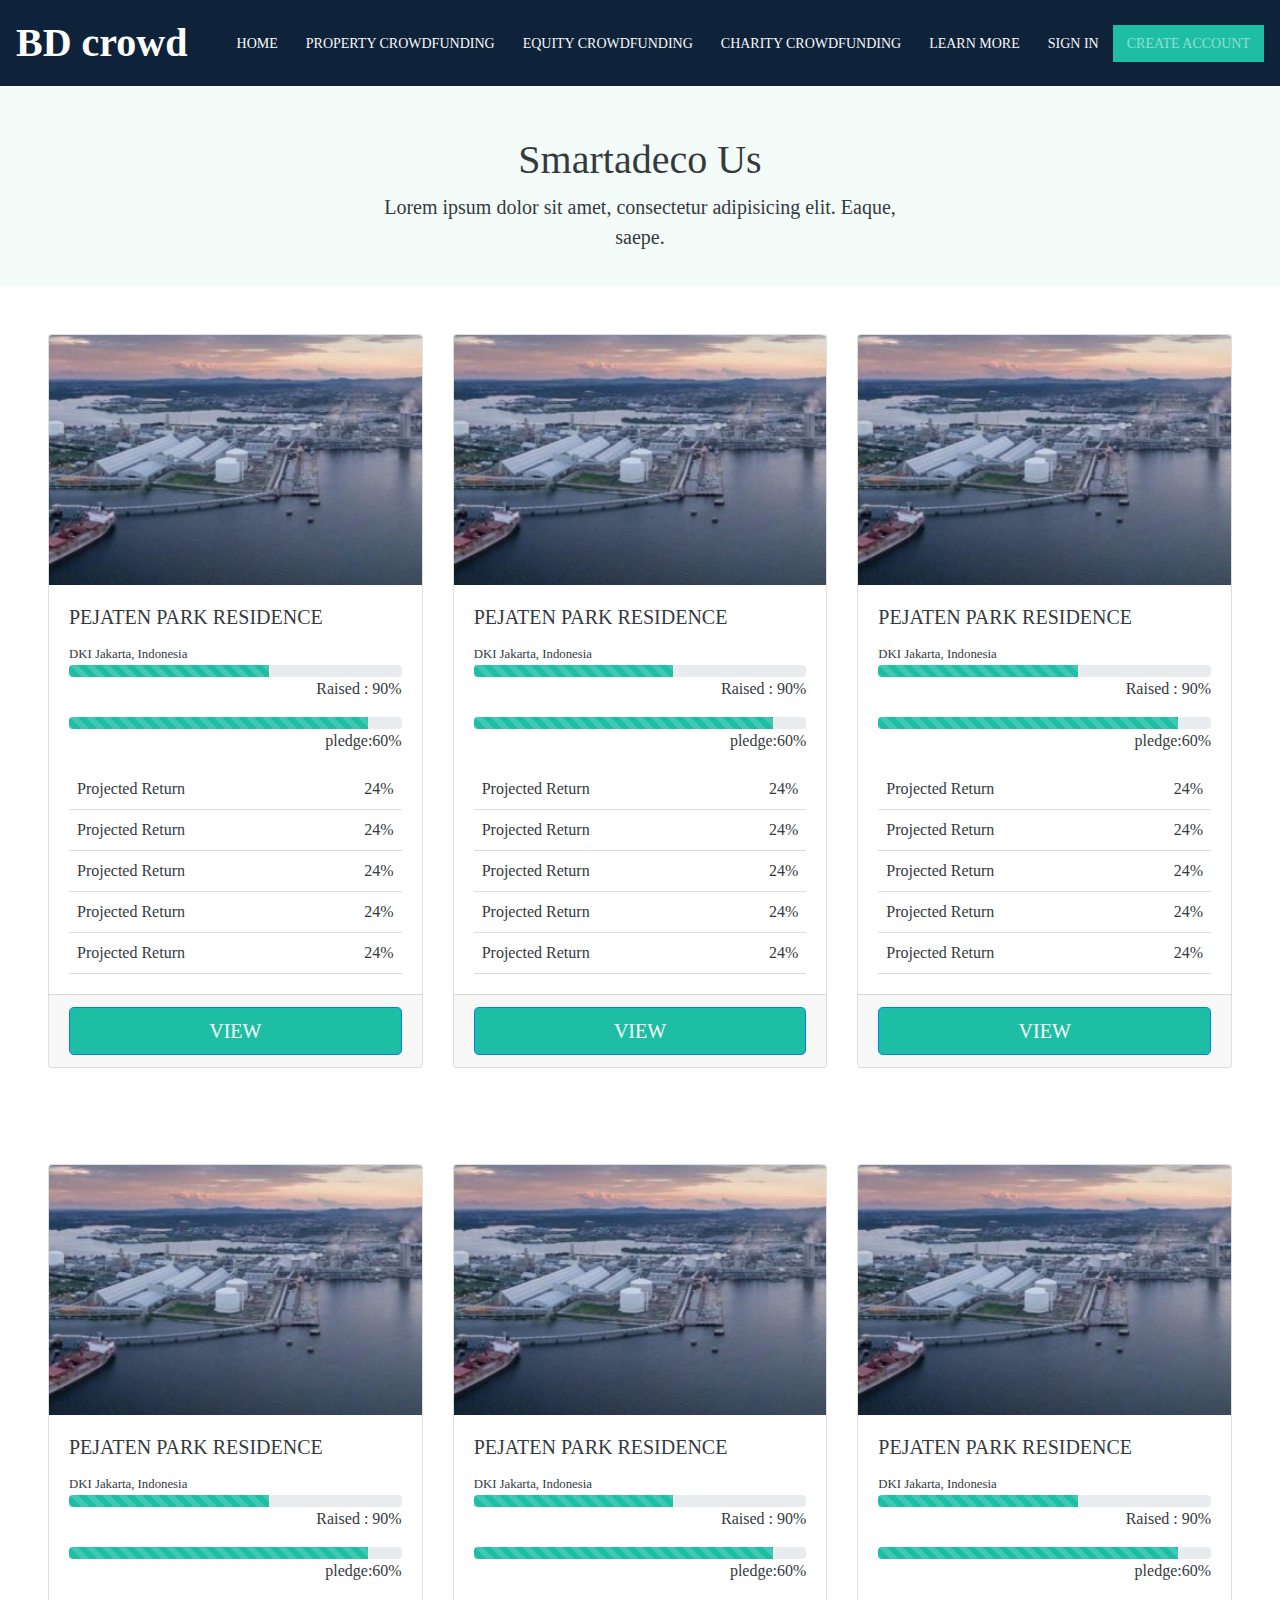
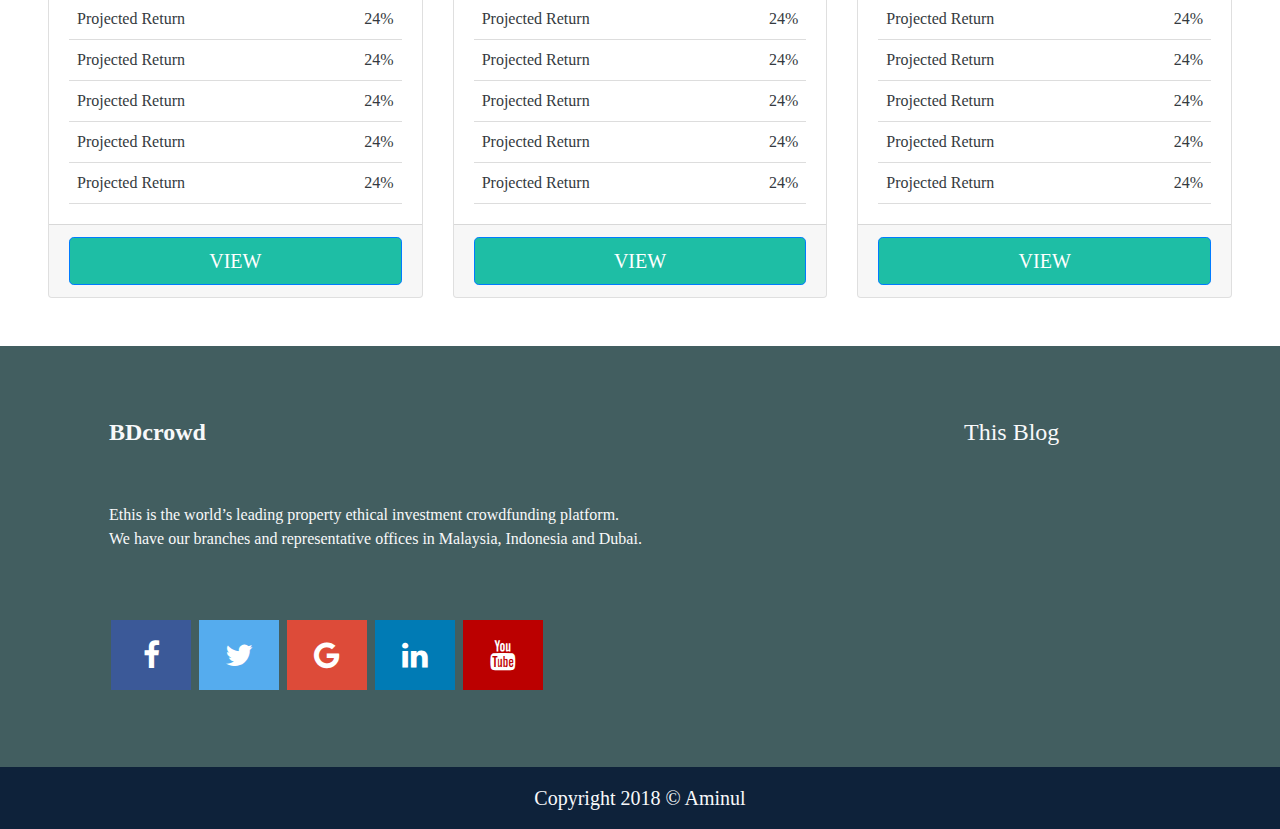
<file: viewall.html>
<!DOCTYPE html>
<html lang="en">
<head>
  <meta charset="UTF-8">
  <meta name="viewport" content="width=device-width, initial-scale=1.0">
  <meta http-equiv="X-UA-Compatible" content="ie=edge">
  <link rel="stylesheet" href="css/uikit.min.css">
  <link rel="stylesheet" href="css/slick.css">
  <link rel="stylesheet" href="css/slick-theme.css">
  <link rel="stylesheet" href="css/font-awesome.min.css">
  <link rel="stylesheet" href="css/bootstrap.css">
  <link rel="stylesheet" href="css/style.css">
  <link rel="shortcut icon" type="image/x-icon" href="img/icon.png">
  <title>Crowdfunding</title>
</head>
<body>
 <!-- Navigation -->
 <!-- Navigation -->
 <!-- Navigation -->
 <nav class="navbar navbar-dark navbar-expand-md" uk-sticky="top: 200; animation: uk-animation-slide-top; bottom: #sticky-on-scroll-up ">
   
     <a href="index.html" class="navbar-brand font-weight-bold">BD crowd</a>
     <button class="navbar-toggler navbar-toggler-right" data-toggle="collapse" data-target="#navbarNav">
       <span class="navbar-toggler-icon"></span>
     </button>
     <div id="navbarNav" class="collapse navbar-collapse">
       <ul class="navbar-nav ml-auto">
         <li class="nav-item active">
           <a class="nav-link" href="index.html">Home</a>
         </li>
         <li class="nav-item ">
           <a class="nav-link text-light" href="viewall.html">Property Crowdfunding</a>
         </li>
         <li class="nav-item">
           <a class="nav-link text-light" href="viewall.html">Equity Crowdfunding</a>
         </li>
         <li class="nav-item">
           <a class="nav-link text-light" href="viewall.html">Charity Crowdfunding</a>
         </li>
         <li class="nav-item">
           <a class="nav-link text-light" href="#">Learn More</a>
         </li>
        <li class="nav-item">
          <a class="nav-link text-light" href="#" data-toggle="modal" data-target="#exampleModal"
    data-whatever="@mdo" >Sign In</a>
        </li>
         <li class="nav-item ">

           <a class="nav-link btn-primary c1" href="createaccount.html">Create Account</a>
         </li>
       </ul>
      
    </div>
  </nav>

  <header id="page-header">
    <div class="container">
      <div class="row">
        <div class="col-md-6 m-auto text-center text-dark">
          <h1>Smartadeco Us</h1>
          <p class="lead">Lorem ipsum dolor sit amet, consectetur adipisicing elit. Eaque, saepe.</p>
        </div>
      </div>
    </div>
  </header>
  <!-- Contact Section -->
<section id="home-getstarted" class="text-dark">
   
     
       
            <div class="card-deck p-5">
              <div class="card">
                <img class="card-img-top" src="img/c3.jpg" alt="Card image cap"  style="height: 250px" >
                <div class="card-body">
                  <h5 class="card-title text">PEJATEN PARK RESIDENCE</h5>
                  <small>DKI Jakarta, Indonesia</small>
                  
                   <div class="progress barhight">
                             
                  <div class="progress-bar progress-bar-striped progress-bar-animated c1" role="progressbar" aria-valuenow="75" aria-valuemin="0" aria-valuemax="100" style="width: 60%"></div>
                </div>

                <p class="text-right">Raised : 90%</p>
                   <div class="progress barhight">
                
                  <div class="progress-bar progress-bar-striped progress-bar-animated c1" role="progressbar" aria-valuenow="75" aria-valuemin="0" aria-valuemax="100" style="width: 90%"></div>
                </div>
                 <p class="text-right">pledge:60%</p>

                 <table width="100%">
                  <tr>
                    <td>Projected Return</td>
                    <td class="text-right">24%</td>
                  </tr>
                  <tr>
                    <td>Projected Return</td>
                    <td class="text-right">24%</td>
                  </tr>
                  <tr>
                    <td>Projected Return</td>
                    <td class="text-right">24%</td>
                  </tr>
                  <tr>
                    <td>Projected Return</td>
                    <td class="text-right">24%</td>
                  </tr>
                  <tr>
                    <td>Projected Return</td>
                    <td class="text-right">24%</td>
                  </tr>
                
                </table>
                </div>
                <div class="card-footer">
              <a  href="invest.html" class="btn btn-primary btn-lg btn-block c1">VIEW</a> 
                </div>
              </div>
              <div class="card">
                <img class="card-img-top" src="img/c3.jpg" alt="Card image cap"  style="height: 250px" >
                <div class="card-body">
                  <h5 class="card-title text">PEJATEN PARK RESIDENCE</h5>
                  <small>DKI Jakarta, Indonesia</small>
                  
                   <div class="progress barhight">
                             
                  <div class="progress-bar progress-bar-striped progress-bar-animated c1" role="progressbar" aria-valuenow="75" aria-valuemin="0" aria-valuemax="100" style="width: 60%"></div>
                </div>

                <p class="text-right">Raised : 90%</p>
                   <div class="progress barhight">
                
                  <div class="progress-bar progress-bar-striped progress-bar-animated c1" role="progressbar" aria-valuenow="75" aria-valuemin="0" aria-valuemax="100" style="width: 90%"></div>
                </div>
                 <p class="text-right">pledge:60%</p>

                 <table width="100%">
                  <tr>
                    <td>Projected Return</td>
                    <td class="text-right">24%</td>
                  </tr>
                  <tr>
                    <td>Projected Return</td>
                    <td class="text-right">24%</td>
                  </tr>
                  <tr>
                    <td>Projected Return</td>
                    <td class="text-right">24%</td>
                  </tr>
                  <tr>
                    <td>Projected Return</td>
                    <td class="text-right">24%</td>
                  </tr>
                  <tr>
                    <td>Projected Return</td>
                    <td class="text-right">24%</td>
                  </tr>
                
                </table>
                </div>
                <div class="card-footer">
              <a  href="invest.html" class="btn btn-primary btn-lg btn-block c1">VIEW</a> 
                </div>
              </div>
 <div class="card">
                <img class="card-img-top" src="img/c3.jpg" alt="Card image cap"  style="height: 250px" >
                <div class="card-body">
                  <h5 class="card-title text">PEJATEN PARK RESIDENCE</h5>
                  <small>DKI Jakarta, Indonesia</small>
                  
                   <div class="progress barhight">
                             
                  <div class="progress-bar progress-bar-striped progress-bar-animated c1" role="progressbar" aria-valuenow="75" aria-valuemin="0" aria-valuemax="100" style="width: 60%"></div>
                </div>

                <p class="text-right">Raised : 90%</p>
                   <div class="progress barhight">
                
                  <div class="progress-bar progress-bar-striped progress-bar-animated c1" role="progressbar" aria-valuenow="75" aria-valuemin="0" aria-valuemax="100" style="width: 90%"></div>
                </div>
                 <p class="text-right">pledge:60%</p>

                 <table width="100%">
                  <tr>
                    <td>Projected Return</td>
                    <td class="text-right">24%</td>
                  </tr>
                  <tr>
                    <td>Projected Return</td>
                    <td class="text-right">24%</td>
                  </tr>
                  <tr>
                    <td>Projected Return</td>
                    <td class="text-right">24%</td>
                  </tr>
                  <tr>
                    <td>Projected Return</td>
                    <td class="text-right">24%</td>
                  </tr>
                  <tr>
                    <td>Projected Return</td>
                    <td class="text-right">24%</td>
                  </tr>
                
                </table>
                </div>
                <div class="card-footer">
              <a  href="invest.html" class="btn btn-primary btn-lg btn-block c1">VIEW</a> 
                </div>
              </div>
            </div>


    
   
  </section>

  <section id="home-getstarted" class="text-dark">
   
     
       
            <div class="card-deck p-5">
              <div class="card">
                <img class="card-img-top" src="img/c3.jpg" alt="Card image cap"  style="height: 250px" >
                <div class="card-body">
                  <h5 class="card-title text">PEJATEN PARK RESIDENCE</h5>
                  <small>DKI Jakarta, Indonesia</small>
                  
                   <div class="progress barhight">
                             
                  <div class="progress-bar progress-bar-striped progress-bar-animated c1" role="progressbar" aria-valuenow="75" aria-valuemin="0" aria-valuemax="100" style="width: 60%"></div>
                </div>

                <p class="text-right">Raised : 90%</p>
                   <div class="progress barhight">
                
                  <div class="progress-bar progress-bar-striped progress-bar-animated c1" role="progressbar" aria-valuenow="75" aria-valuemin="0" aria-valuemax="100" style="width: 90%"></div>
                </div>
                 <p class="text-right">pledge:60%</p>

                 <table width="100%">
                  <tr>
                    <td>Projected Return</td>
                    <td class="text-right">24%</td>
                  </tr>
                  <tr>
                    <td>Projected Return</td>
                    <td class="text-right">24%</td>
                  </tr>
                  <tr>
                    <td>Projected Return</td>
                    <td class="text-right">24%</td>
                  </tr>
                  <tr>
                    <td>Projected Return</td>
                    <td class="text-right">24%</td>
                  </tr>
                  <tr>
                    <td>Projected Return</td>
                    <td class="text-right">24%</td>
                  </tr>
                
                </table>
                </div>
                <div class="card-footer">
              <a  href="invest.html" class="btn btn-primary btn-lg btn-block c1">VIEW</a> 
                </div>
              </div>
              <div class="card">
                <img class="card-img-top" src="img/c3.jpg" alt="Card image cap"  style="height: 250px" >
                <div class="card-body">
                  <h5 class="card-title text">PEJATEN PARK RESIDENCE</h5>
                  <small>DKI Jakarta, Indonesia</small>
                  
                   <div class="progress barhight">
                             
                  <div class="progress-bar progress-bar-striped progress-bar-animated c1" role="progressbar" aria-valuenow="75" aria-valuemin="0" aria-valuemax="100" style="width: 60%"></div>
                </div>

                <p class="text-right">Raised : 90%</p>
                   <div class="progress barhight">
                
                  <div class="progress-bar progress-bar-striped progress-bar-animated c1" role="progressbar" aria-valuenow="75" aria-valuemin="0" aria-valuemax="100" style="width: 90%"></div>
                </div>
                 <p class="text-right">pledge:60%</p>

                 <table width="100%">
                  <tr>
                    <td>Projected Return</td>
                    <td class="text-right">24%</td>
                  </tr>
                  <tr>
                    <td>Projected Return</td>
                    <td class="text-right">24%</td>
                  </tr>
                  <tr>
                    <td>Projected Return</td>
                    <td class="text-right">24%</td>
                  </tr>
                  <tr>
                    <td>Projected Return</td>
                    <td class="text-right">24%</td>
                  </tr>
                  <tr>
                    <td>Projected Return</td>
                    <td class="text-right">24%</td>
                  </tr>
                
                </table>
                </div>
                <div class="card-footer">
              <a  href="invest.html" class="btn btn-primary btn-lg btn-block c1">VIEW</a> 
                </div>
              </div>
 <div class="card">
                <img class="card-img-top" src="img/c3.jpg" alt="Card image cap"  style="height: 250px" >
                <div class="card-body">
                  <h5 class="card-title text">PEJATEN PARK RESIDENCE</h5>
                  <small>DKI Jakarta, Indonesia</small>
                  
                   <div class="progress barhight">
                             
                  <div class="progress-bar progress-bar-striped progress-bar-animated c1" role="progressbar" aria-valuenow="75" aria-valuemin="0" aria-valuemax="100" style="width: 60%"></div>
                </div>

                <p class="text-right">Raised : 90%</p>
                   <div class="progress barhight">
                
                  <div class="progress-bar progress-bar-striped progress-bar-animated c1" role="progressbar" aria-valuenow="75" aria-valuemin="0" aria-valuemax="100" style="width: 90%"></div>
                </div>
                 <p class="text-right">pledge:60%</p>

                 <table width="100%">
                  <tr>
                    <td>Projected Return</td>
                    <td class="text-right">24%</td>
                  </tr>
                  <tr>
                    <td>Projected Return</td>
                    <td class="text-right">24%</td>
                  </tr>
                  <tr>
                    <td>Projected Return</td>
                    <td class="text-right">24%</td>
                  </tr>
                  <tr>
                    <td>Projected Return</td>
                    <td class="text-right">24%</td>
                  </tr>
                  <tr>
                    <td>Projected Return</td>
                    <td class="text-right">24%</td>
                  </tr>
                
                </table>
                </div>
                <div class="card-footer">
              <a  href="invest.html" class="btn btn-primary btn-lg btn-block c1">VIEW</a> 
                </div>
              </div>
            </div>


    
   
  </section>



  <!-- Newletter -->
  <section id="newsletter" class="py-5  text-light">
    <div class="container">
      <div class="row">
        <div class="col-md-9">
          <h4  class=" font-weight-bold p-4">BDcrowd</h4>
          <p class="p-4">Ethis is the world’s leading property ethical investment crowdfunding platform.<br> We have our branches and representative offices in Malaysia, Indonesia and Dubai.</p>
          <div class="social p-4">
            <a href="#" class="fa fa-facebook  fasocial"></a>
            <a href="#" class="fa fa-twitter fasocial"></a>
            <a href="#" class="fa fa-google fasocial"></a>
            <a href="#" class="fa fa-linkedin fasocial"></a>
            <a href="#" class="fa fa-youtube fasocial"></a>
          </div>
        </div>
        <div class="col-md-3">
          <h4  class=" p-4">This Blog</h4>
        </div>
      </div>
    </div>
  </section>
  <!-- Footer -->
  <footer id="copyright" class="py-3 text-light text-center">
    <div class="container">
      <div class="row">
        <div class="col">
          <p class="lead mb-0">Copyright 2018 © Aminul</p>
        </div>
      </div>
    </div>
  </footer>


  <!-- model -->

  
  <div class="modal fade" id="exampleModal" tabindex="-1" role="dialog" aria-labelledby="exampleModalLabel"
    aria-hidden="true">
    <div class="modal-dialog" role="document">
      <div class="modal-content">
        <div class="modal-header">
          <h5 class="modal-title" id="exampleModalLabel">Login BD Crowd</h5>
          <button type="button" class="close" data-dismiss="modal" aria-label="Close">
            <span aria-hidden="true">&times;</span>
          </button>
        </div>
        <div class="modal-body">
          <form>
            <div class="form-group">
              <label for="recipient-name" class="col-form-label">Email:</label>
              <input type="text" class="form-control" id="recipient-name">
            </div>
             <div class="form-group">
              <label for="recipient-name" class="col-form-label">Password:</label>
              <input type="text" class="form-control" id="recipient-name">
            </div>
          </form>
        </div>
        <div class="modal-footer">
          <button type="button" class="btn btn-secondary" data-dismiss="modal">Close</button>
          <button type="button" class="btn btn-primary c1">Login</button>
        </div>
      </div>
    </div>
  </div>

  <script src="js/jquery.min.js"></script>
  <script src="js/popper.min.js"></script>
  <script src="js/bootstrap.min.js"></script>
  <script src="js/uikit.min.js"></script>
  <script src="js/uikit-icons.min.js"></script>
  <script src="js/slick.js"></script>
  <script src="js/main.js"></script>
</body>
</html>
</file>
<file: css/style.css>
body {
  font-family: 'open sans';
  }


/*color use
*/

.c1{
  background-color: #1EBEA5;
}
.c2{
  background-color:#EDF8F5;
}

.navbar {
  background: #0E223A;
   }
  .navbar .nav-link {
    font-size: 14px;
    
    text-transform: uppercase;
    padding-left: 1em !important;
    padding-right: 1em !important; }
  
 .navbar-brand{
  font-size: 40px;
 }

.
.homebodder{
  background-color: #1EBEA5;
  height: 110px;
 
}
#home-icon {
  background-color: #EDF8F5;
  }


#home-icon .fa {
  font-size: 50px; }

#home-getstarted {
   }

#home-info{
  background-color: #EDF8F5;
    padding-top:20px;

    padding-bottom: 70px;
}
#newsletter{
  background-color:#425E60;
}




#copyright {
  background:#0E223A; }

/* About Page */
#page-header {
  background-size: cover;
  background-color:#F4FCFA;
    height: 200px;
  padding-top: 50px;
  background-attachment: fixed; }

#about img {
  width: 350px;
  height: 350px; }

#icon-boxes .fa {
  font-size: 50px; }

.slick-prev:before, .slick-next:before {
  color: #000; }

.carousel-item{
 height: 450px;
}



 @import url(https://fonts.googleapis.com/css?family=Lato:400,700|Montserrat:400,700);
@import url(https://maxcdn.bootstrapcdn.com/font-awesome/4.6.3/css/font-awesome.min.css);

/*body {
  background: #40E0D0;
}*/

/*/ start count stats /*/

section#counter-stats {
  display: flex;
  justify-content: center;
  
  background-color: #1EBEA5;
}

.stats {
  text-align: center;
  font-size: 35px;
  font-weight: 700;
  font-family: 'Montserrat', sans-serif;
}

.stats .fa {
  color: #008080;
  font-size: 60px;
}

.serif {
  font-family: "Times New Roman", Times, serif;
}


@-webkit-keyframes zoom {
  from {
    -webkit-transform: scale(1, 1);
  }
  to {
    -webkit-transform: scale(1.5, 1.5);
  }
}

@keyframes zoom {
  from {
    transform: scale(1, 1);
  }
  to {
    transform: scale(1.5, 1.5);
  }
}

.carousel-inner .carousel-item > img {
  -webkit-animation: zoom 20s;
  animation: zoom 20s;
}


.card-custom {
  overflow: hidden;
 
  box-shadow: 0 0 15px rgba(10, 10, 10, 0.3);
    border-radius: 10px;

}

.barhight{
 height: 12px;
}

.table {
  border-collapse: collapse;
  width: 100%;
}

th, td {
  padding: 8px;
  text-align: left;
  border-bottom: 1px solid #ddd;
}




.fa{
  padding: 20px;
  font-size: 30px;
  width: 80px;
  
  text-align: center;
  text-decoration: none;
  margin: 5px 2px;
  color: #1EBEA5;


}

.fa:hover {
    opacity: 0.7;
}

.fa-facebook {
  background: #3B5998;
  color: white;
}

.fa-twitter {
  background: #55ACEE;
  color: white;
}

.fa-google {
  background: #dd4b39;
  color: white;
}

.fa-linkedin {
  background: #007bb5;
  color: white;
}

.fa-youtube {
  background: #bb0000;
  color: white;
}


/*****************globals*************/

  
.preview {
  display: -webkit-box;
  display: -webkit-flex;
  display: -ms-flexbox;
  display: flex;
  -webkit-box-orient: vertical;
  -webkit-box-direction: normal;
  -webkit-flex-direction: column;
      -ms-flex-direction: column;
          flex-direction: column; }
  @media screen and (max-width: 996px) {
    .preview {
      margin-bottom: 20px; } }

.preview-pic {
  -webkit-box-flex: 1;
  -webkit-flex-grow: 1;
      -ms-flex-positive: 1;
          flex-grow: 1; }

.preview-thumbnail.nav-tabs {
  border: none;
  margin-top: 15px; }
  .preview-thumbnail.nav-tabs li {
    width: 18%;
    margin-right: 2.5%; }
    .preview-thumbnail.nav-tabs li img {
      max-width: 100%;
      display: block; }
    .preview-thumbnail.nav-tabs li a {
      padding: 0;
      margin: 0; }
    .preview-thumbnail.nav-tabs li:last-of-type {
      margin-right: 0; }

.tab-content {
  overflow: hidden; }
  .tab-content img {
    width: 100%;
    -webkit-animation-name: opacity;
            animation-name: opacity;
    -webkit-animation-duration: .3s;
            animation-duration: .3s; }

.cardpreviw {
  margin-top: 50px;
  background: #eee;
  padding: 3em;
  line-height: 1.5em; }

@media screen and (min-width: 997px) {
  .wrapper {
    display: -webkit-box;
    display: -webkit-flex;
    display: -ms-flexbox;
    display: flex; } }

.details {
  display: -webkit-box;
  display: -webkit-flex;
  display: -ms-flexbox;
  display: flex;
  -webkit-box-orient: vertical;
  -webkit-box-direction: normal;
  -webkit-flex-direction: column;
      -ms-flex-direction: column;
          flex-direction: column; }

.colors {
  -webkit-box-flex: 1;
  -webkit-flex-grow: 1;
      -ms-flex-positive: 1;
          flex-grow: 1; }

.product-title, .price, .sizes, .colors {
  text-transform: UPPERCASE;
  font-weight: bold; }

.checked, .price span {
  color: #ff9f1a; }

.product-title, .rating, .product-description, .price, .vote, .sizes {
  margin-bottom: 15px; }

.product-title {
  margin-top: 0; }

.size {
  margin-right: 10px; }
  .size:first-of-type {
    margin-left: 40px; }

.color {
  display: inline-block;
  vertical-align: middle;
  margin-right: 10px;
  height: 2em;
  width: 2em;
  border-radius: 2px; }
  .color:first-of-type {
    margin-left: 20px; }

.add-to-cart, .like {
  background: #ff9f1a;
  padding: 1.2em 1.5em;
  border: none;
  text-transform: UPPERCASE;
  font-weight: bold;
  color: #fff;
  -webkit-transition: background .3s ease;
          transition: background .3s ease; }
  .add-to-cart:hover, .like:hover {
    background: #b36800;
    color: #fff; }

.not-available {
  text-align: center;
  line-height: 2em; }
  .not-available:before {
    font-family: fontawesome;
    content: "\f00d";
    color: #fff; }

.orange {
  background: #ff9f1a; }

.green {
  background: #85ad00; }

.blue {
  background: #0076ad; }

.tooltip-inner {
  padding: 1.3em; }

@-webkit-keyframes opacity {
  0% {
    opacity: 0;
    -webkit-transform: scale(3);
            transform: scale(3); }
  100% {
    opacity: 1;
    -webkit-transform: scale(1);
            transform: scale(1); } }

@keyframes opacity {
  0% {
    opacity: 0;
    -webkit-transform: scale(3);
            transform: scale(3); }
  100% {
    opacity: 1;
    -webkit-transform: scale(1);
            transform: scale(1); } }

/*# sourceMappingURL=style.css.map */


.w50{
      width:50%;

}

/*media tag
*/


@media (max-width: 991px) {
  #home-getstarted {
    min-height: 350px; } 
  }

@media (max-width: 575px) {
  .carousel-caption h2 {
    font-size: 36px; }
  
  #home-getstarted h2 {
    font-size: 36px;
    margin: 20px 0; } 
    .homebodder{
  min-height: 200px;
 
}
.carousel-item{
 height: 350px;
}
  }

@media (max-width: 480px) {
  #home-getstarted {
    min-height: 450px; }
    #home-getstarted h2 {
      font-size: 36px !important;
      margin: 15px 0; }

  .homebodder{
  min-height: 250px;
 
}
.carousel-item{
 height: 350px;
}

       }
</file>
